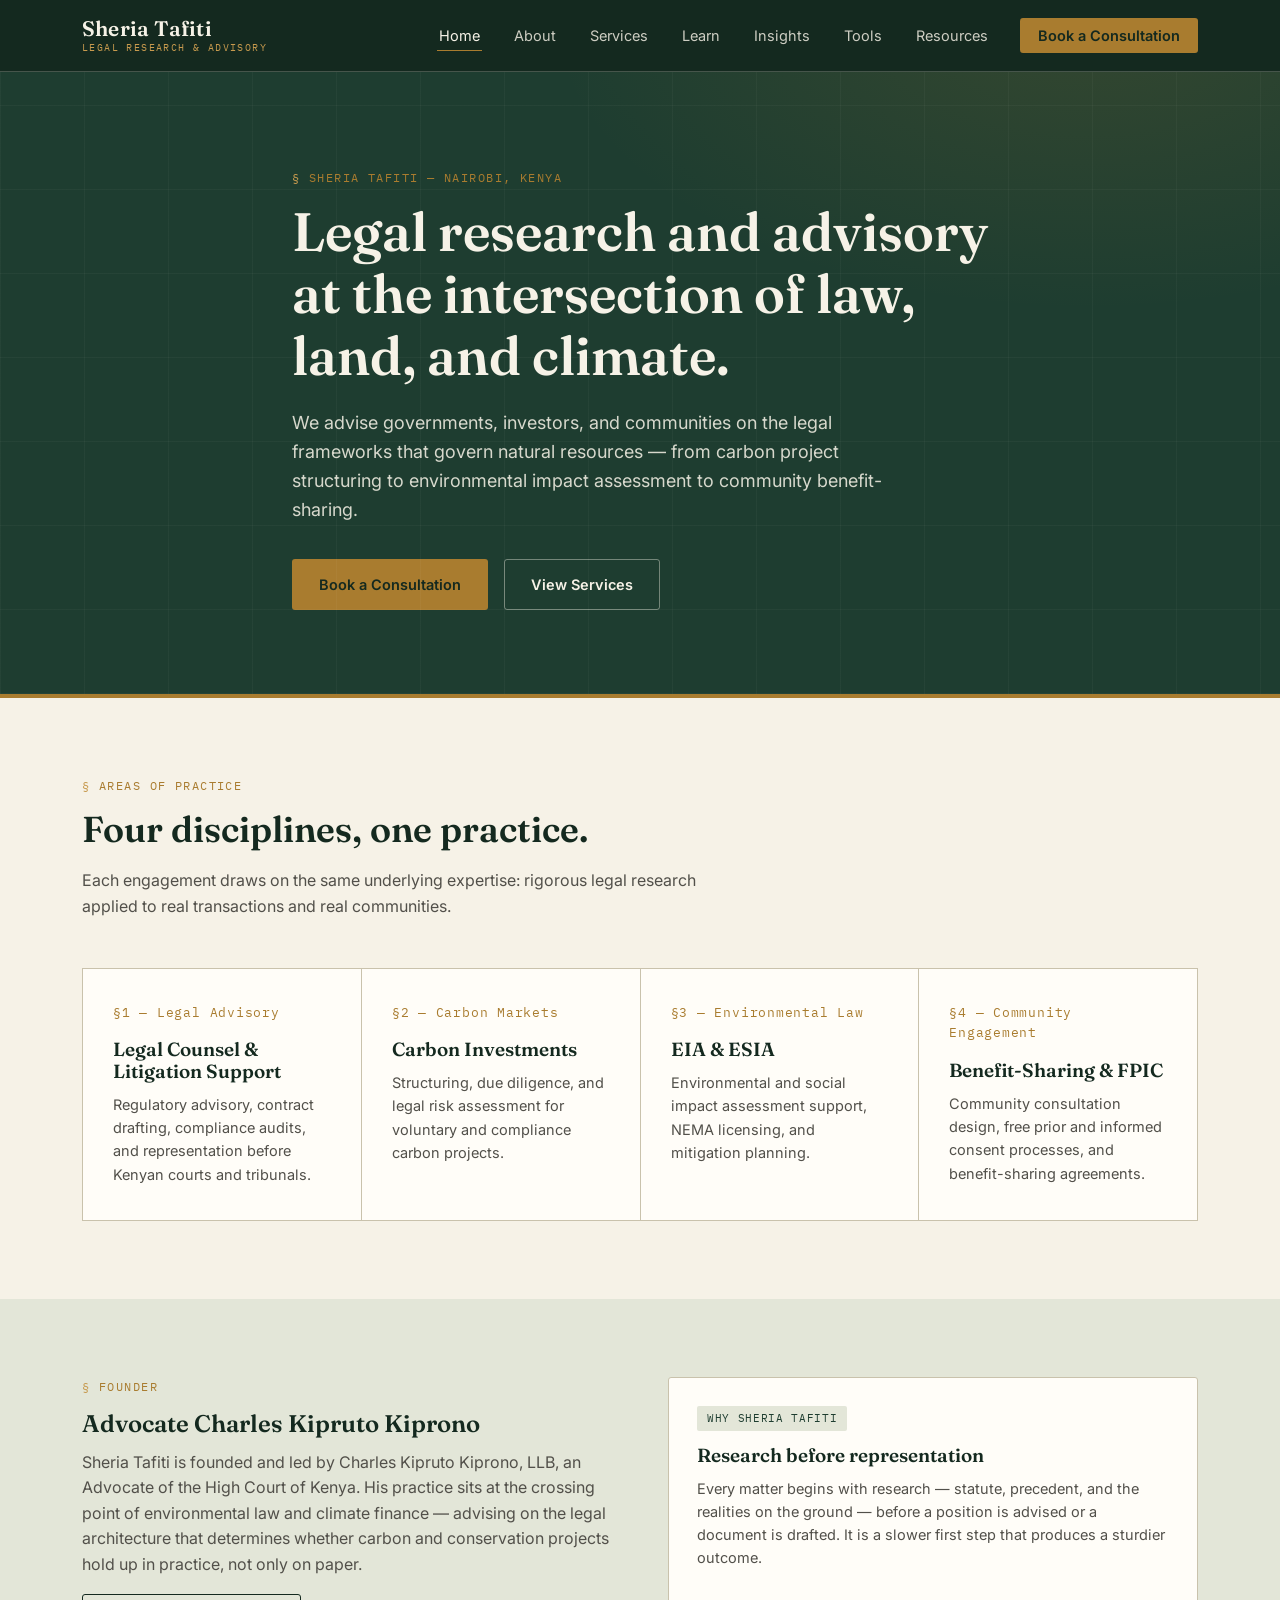
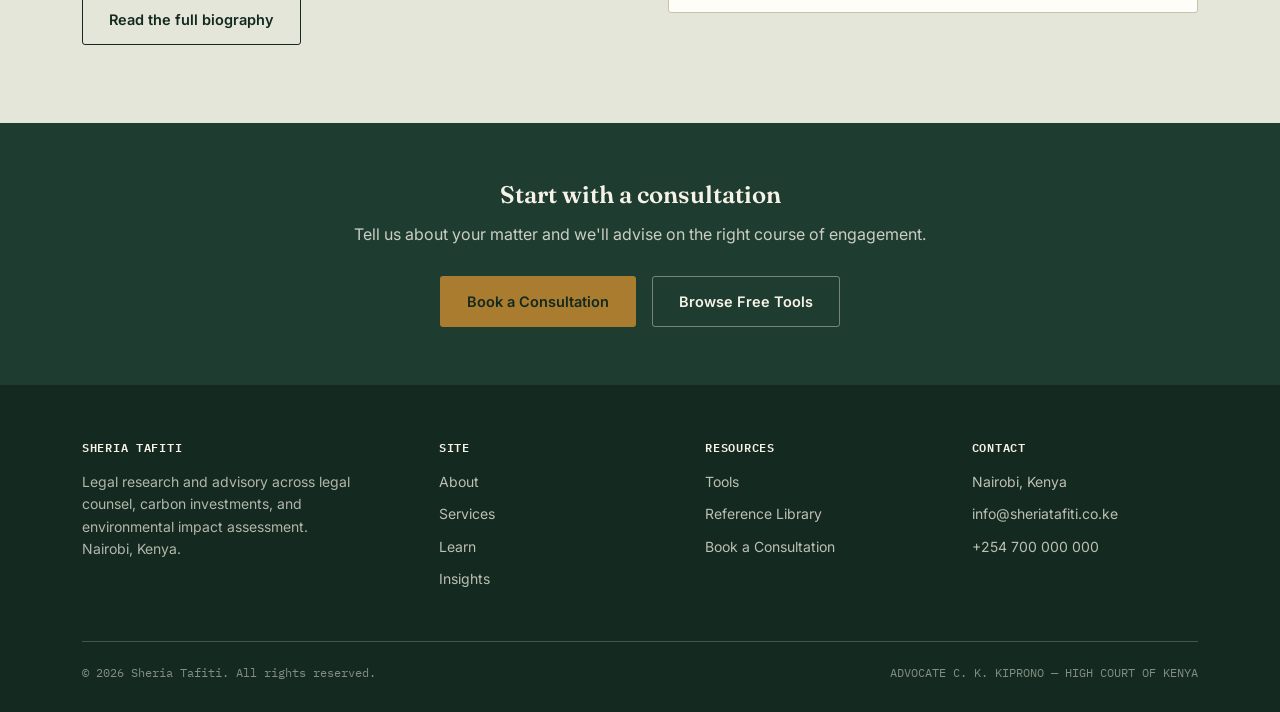
<file: index.html>
<!DOCTYPE html>
<html lang="en">
<head>
<meta charset="UTF-8">
<meta name="viewport" content="width=device-width, initial-scale=1.0">
<title>Sheria Tafiti — Legal Research &amp; Advisory</title>
<meta name="description" content="Sheria Tafiti is a Nairobi-based legal research and advisory practice working across legal counsel, carbon investments, and environmental impact assessment.">
<link rel="stylesheet" href="css/style.css">
</head>
<body>
<a class="skip-link" href="#main">Skip to content</a>

<header class="site-header">
  <div class="nav-wrap">
    <a class="brand" href="index.html">
      <span class="brand-mark">Sheria Tafiti</span>
      <span class="brand-sub">Legal Research &amp; Advisory</span>
    </a>
    <button class="nav-toggle" aria-expanded="false" aria-controls="primary-nav">Menu</button>
    <ul class="nav-links" id="primary-nav">
      <li><a href="index.html" aria-current="page">Home</a></li>
      <li><a href="about.html">About</a></li>
      <li><a href="services.html">Services</a></li>
      <li><a href="learn.html">Learn</a></li>
      <li><a href="insights.html">Insights</a></li>
      <li><a href="tools.html">Tools</a></li>
      <li><a href="resources.html">Resources</a></li>
      <li><a class="nav-cta" href="services.html#consultation">Book a Consultation</a></li>
    </ul>
  </div>
</header>

<main id="main">

  <section class="hero">
    <div class="container hero-inner">
      <span class="eyebrow">Sheria Tafiti — Nairobi, Kenya</span>
      <h1>Legal research and advisory at the intersection of law, land, and climate.</h1>
      <p class="lede">We advise governments, investors, and communities on the legal frameworks that govern natural resources — from carbon project structuring to environmental impact assessment to community benefit-sharing.</p>
      <div class="hero-actions">
        <a class="btn btn-gold" href="services.html#consultation">Book a Consultation</a>
        <a class="btn btn-ghost" href="services.html">View Services</a>
      </div>
    </div>
  </section>

  <section>
    <div class="container">
      <div class="section-head">
        <span class="eyebrow">Areas of Practice</span>
        <h2>Four disciplines, one practice.</h2>
        <p>Each engagement draws on the same underlying expertise: rigorous legal research applied to real transactions and real communities.</p>
      </div>

      <div class="clause-grid">
        <div class="clause">
          <span class="clause-num">§1 — Legal Advisory</span>
          <h3>Legal Counsel &amp; Litigation Support</h3>
          <p>Regulatory advisory, contract drafting, compliance audits, and representation before Kenyan courts and tribunals.</p>
        </div>
        <div class="clause">
          <span class="clause-num">§2 — Carbon Markets</span>
          <h3>Carbon Investments</h3>
          <p>Structuring, due diligence, and legal risk assessment for voluntary and compliance carbon projects.</p>
        </div>
        <div class="clause">
          <span class="clause-num">§3 — Environmental Law</span>
          <h3>EIA &amp; ESIA</h3>
          <p>Environmental and social impact assessment support, NEMA licensing, and mitigation planning.</p>
        </div>
        <div class="clause">
          <span class="clause-num">§4 — Community Engagement</span>
          <h3>Benefit-Sharing &amp; FPIC</h3>
          <p>Community consultation design, free prior and informed consent processes, and benefit-sharing agreements.</p>
        </div>
      </div>
    </div>
  </section>

  <section class="section-sage">
    <div class="container two-col">
      <div>
        <span class="eyebrow">Founder</span>
        <h2>Advocate Charles Kipruto Kiprono</h2>
        <p>Sheria Tafiti is founded and led by Charles Kipruto Kiprono, LLB, an Advocate of the High Court of Kenya. His practice sits at the crossing point of environmental law and climate finance — advising on the legal architecture that determines whether carbon and conservation projects hold up in practice, not only on paper.</p>
        <a class="btn btn-outline" href="about.html">Read the full biography</a>
      </div>
      <div class="card">
        <div class="tag">Why Sheria Tafiti</div>
        <h3>Research before representation</h3>
        <p>Every matter begins with research — statute, precedent, and the realities on the ground — before a position is advised or a document is drafted. It is a slower first step that produces a sturdier outcome.</p>
      </div>
    </div>
  </section>

  <section class="cta-band">
    <div class="container">
      <h2>Start with a consultation</h2>
      <p>Tell us about your matter and we'll advise on the right course of engagement.</p>
      <div class="btn-row">
        <a class="btn btn-gold" href="services.html#consultation">Book a Consultation</a>
        <a class="btn btn-ghost" href="tools.html">Browse Free Tools</a>
      </div>
    </div>
  </section>

</main>

<footer class="site-footer" id="footer-placeholder">
  <div class="container">
    <div class="footer-grid">
      <div>
        <h4>Sheria Tafiti</h4>
        <p style="color:rgba(246,242,231,0.7); font-size:14px; max-width:280px;">Legal research and advisory across legal counsel, carbon investments, and environmental impact assessment. Nairobi, Kenya.</p>
      </div>
      <div>
        <h4>Site</h4>
        <ul>
          <li><a href="about.html">About</a></li>
          <li><a href="services.html">Services</a></li>
          <li><a href="learn.html">Learn</a></li>
          <li><a href="insights.html">Insights</a></li>
        </ul>
      </div>
      <div>
        <h4>Resources</h4>
        <ul>
          <li><a href="tools.html">Tools</a></li>
          <li><a href="resources.html">Reference Library</a></li>
          <li><a href="services.html#consultation">Book a Consultation</a></li>
        </ul>
      </div>
      <div>
        <h4>Contact</h4>
        <ul>
          <li>Nairobi, Kenya</li>
          <li>info@sheriatafiti.co.ke</li>
          <li>+254 700 000 000</li>
        </ul>
      </div>
    </div>
    <div class="footer-bottom">
      <span>&copy; 2026 Sheria Tafiti. All rights reserved.</span>
      <span>ADVOCATE C. K. KIPRONO — HIGH COURT OF KENYA</span>
    </div>
  </div>
</footer>

<script src="js/main.js"></script>
</body>
</html>
</file>
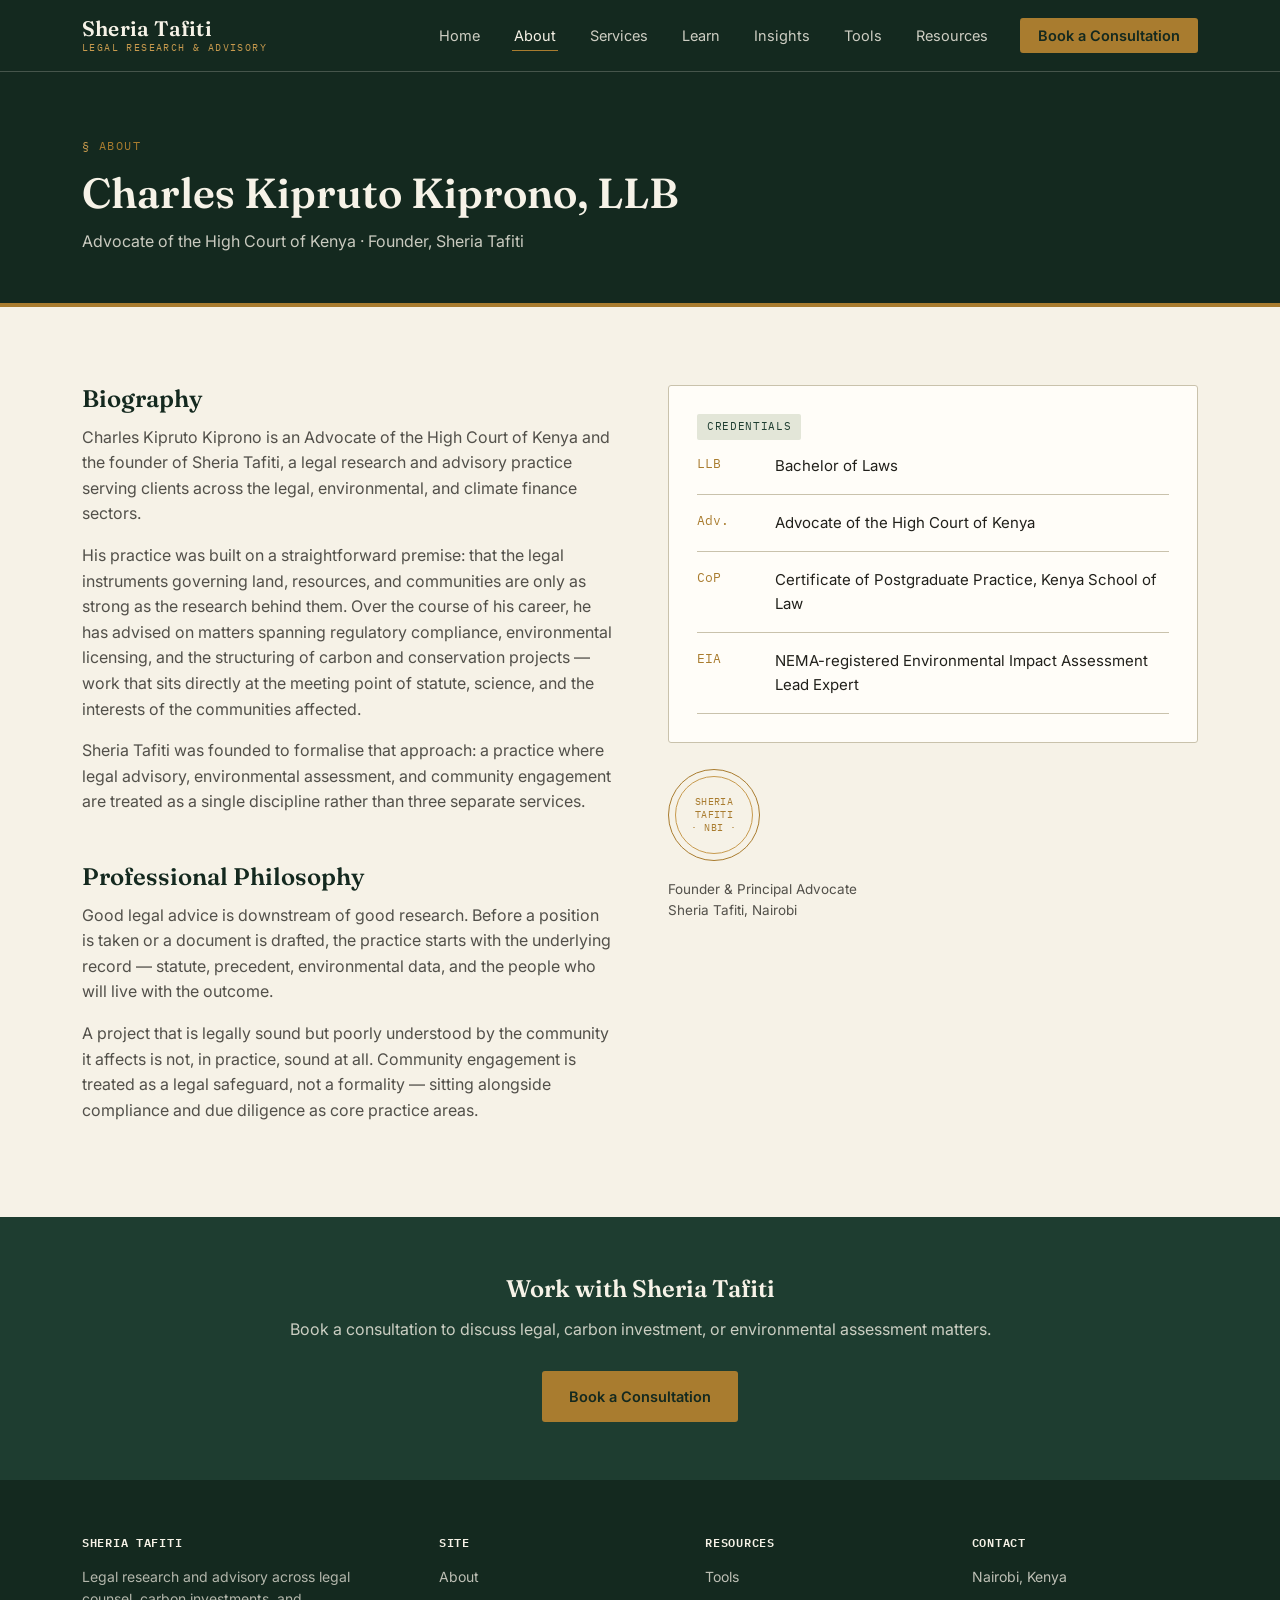
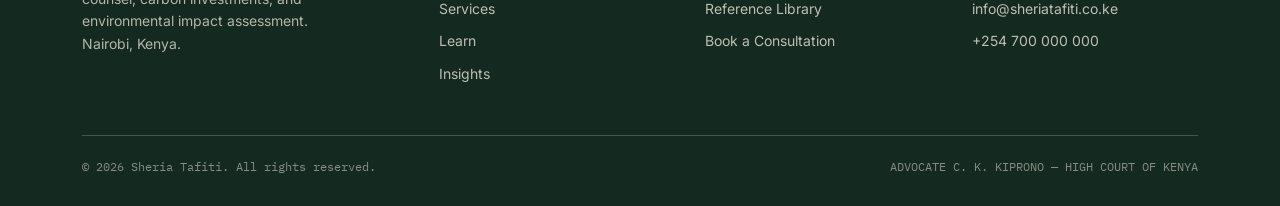
<file: about.html>
<!DOCTYPE html>
<html lang="en">
<head>
<meta charset="UTF-8">
<meta name="viewport" content="width=device-width, initial-scale=1.0">
<title>About — Sheria Tafiti</title>
<meta name="description" content="Biography, credentials, and professional philosophy of Advocate Charles Kipruto Kiprono, founder of Sheria Tafiti.">
<link rel="stylesheet" href="css/style.css">
</head>
<body>
<a class="skip-link" href="#main">Skip to content</a>

<header class="site-header">
  <div class="nav-wrap">
    <a class="brand" href="index.html">
      <span class="brand-mark">Sheria Tafiti</span>
      <span class="brand-sub">Legal Research &amp; Advisory</span>
    </a>
    <button class="nav-toggle" aria-expanded="false" aria-controls="primary-nav">Menu</button>
    <ul class="nav-links" id="primary-nav">
      <li><a href="index.html">Home</a></li>
      <li><a href="about.html" aria-current="page">About</a></li>
      <li><a href="services.html">Services</a></li>
      <li><a href="learn.html">Learn</a></li>
      <li><a href="insights.html">Insights</a></li>
      <li><a href="tools.html">Tools</a></li>
      <li><a href="resources.html">Resources</a></li>
      <li><a class="nav-cta" href="services.html#consultation">Book a Consultation</a></li>
    </ul>
  </div>
</header>

<main id="main">

  <div class="page-header">
    <div class="container">
      <span class="eyebrow">About</span>
      <h1>Charles Kipruto Kiprono, LLB</h1>
      <p>Advocate of the High Court of Kenya · Founder, Sheria Tafiti</p>
    </div>
  </div>

  <section>
    <div class="container two-col">
      <div>
        <h2>Biography</h2>
        <p>Charles Kipruto Kiprono is an Advocate of the High Court of Kenya and the founder of Sheria Tafiti, a legal research and advisory practice serving clients across the legal, environmental, and climate finance sectors.</p>
        <p>His practice was built on a straightforward premise: that the legal instruments governing land, resources, and communities are only as strong as the research behind them. Over the course of his career, he has advised on matters spanning regulatory compliance, environmental licensing, and the structuring of carbon and conservation projects — work that sits directly at the meeting point of statute, science, and the interests of the communities affected.</p>
        <p>Sheria Tafiti was founded to formalise that approach: a practice where legal advisory, environmental assessment, and community engagement are treated as a single discipline rather than three separate services.</p>

        <h2 style="margin-top:48px;">Professional Philosophy</h2>
        <p>Good legal advice is downstream of good research. Before a position is taken or a document is drafted, the practice starts with the underlying record — statute, precedent, environmental data, and the people who will live with the outcome.</p>
        <p>A project that is legally sound but poorly understood by the community it affects is not, in practice, sound at all. Community engagement is treated as a legal safeguard, not a formality — sitting alongside compliance and due diligence as core practice areas.</p>
      </div>

      <aside>
        <div class="card" style="margin-bottom:26px;">
          <div class="tag">Credentials</div>
          <ul class="cred-list">
            <li><span class="cred-year">LLB</span><span>Bachelor of Laws</span></li>
            <li><span class="cred-year">Adv.</span><span>Advocate of the High Court of Kenya</span></li>
            <li><span class="cred-year">CoP</span><span>Certificate of Postgraduate Practice, Kenya School of Law</span></li>
            <li><span class="cred-year">EIA</span><span>NEMA-registered Environmental Impact Assessment Lead Expert</span></li>
          </ul>
        </div>
        <div class="seal" style="margin-bottom: 18px;">
          <span class="seal-text">SHERIA<br>TAFITI<br>· NBI ·</span>
        </div>
        <p style="font-size:13.5px;">Founder &amp; Principal Advocate<br>Sheria Tafiti, Nairobi</p>
      </aside>
    </div>
  </section>

  <section class="cta-band">
    <div class="container">
      <h2>Work with Sheria Tafiti</h2>
      <p>Book a consultation to discuss legal, carbon investment, or environmental assessment matters.</p>
      <div class="btn-row">
        <a class="btn btn-gold" href="services.html#consultation">Book a Consultation</a>
      </div>
    </div>
  </section>

</main>

<footer class="site-footer">
  <div class="container">
    <div class="footer-grid">
      <div>
        <h4>Sheria Tafiti</h4>
        <p style="color:rgba(246,242,231,0.7); font-size:14px; max-width:280px;">Legal research and advisory across legal counsel, carbon investments, and environmental impact assessment. Nairobi, Kenya.</p>
      </div>
      <div>
        <h4>Site</h4>
        <ul>
          <li><a href="about.html">About</a></li>
          <li><a href="services.html">Services</a></li>
          <li><a href="learn.html">Learn</a></li>
          <li><a href="insights.html">Insights</a></li>
        </ul>
      </div>
      <div>
        <h4>Resources</h4>
        <ul>
          <li><a href="tools.html">Tools</a></li>
          <li><a href="resources.html">Reference Library</a></li>
          <li><a href="services.html#consultation">Book a Consultation</a></li>
        </ul>
      </div>
      <div>
        <h4>Contact</h4>
        <ul>
          <li>Nairobi, Kenya</li>
          <li>info@sheriatafiti.co.ke</li>
          <li>+254 700 000 000</li>
        </ul>
      </div>
    </div>
    <div class="footer-bottom">
      <span>&copy; 2026 Sheria Tafiti. All rights reserved.</span>
      <span>ADVOCATE C. K. KIPRONO — HIGH COURT OF KENYA</span>
    </div>
  </div>
</footer>

<script src="js/main.js"></script>
</body>
</html>
</file>
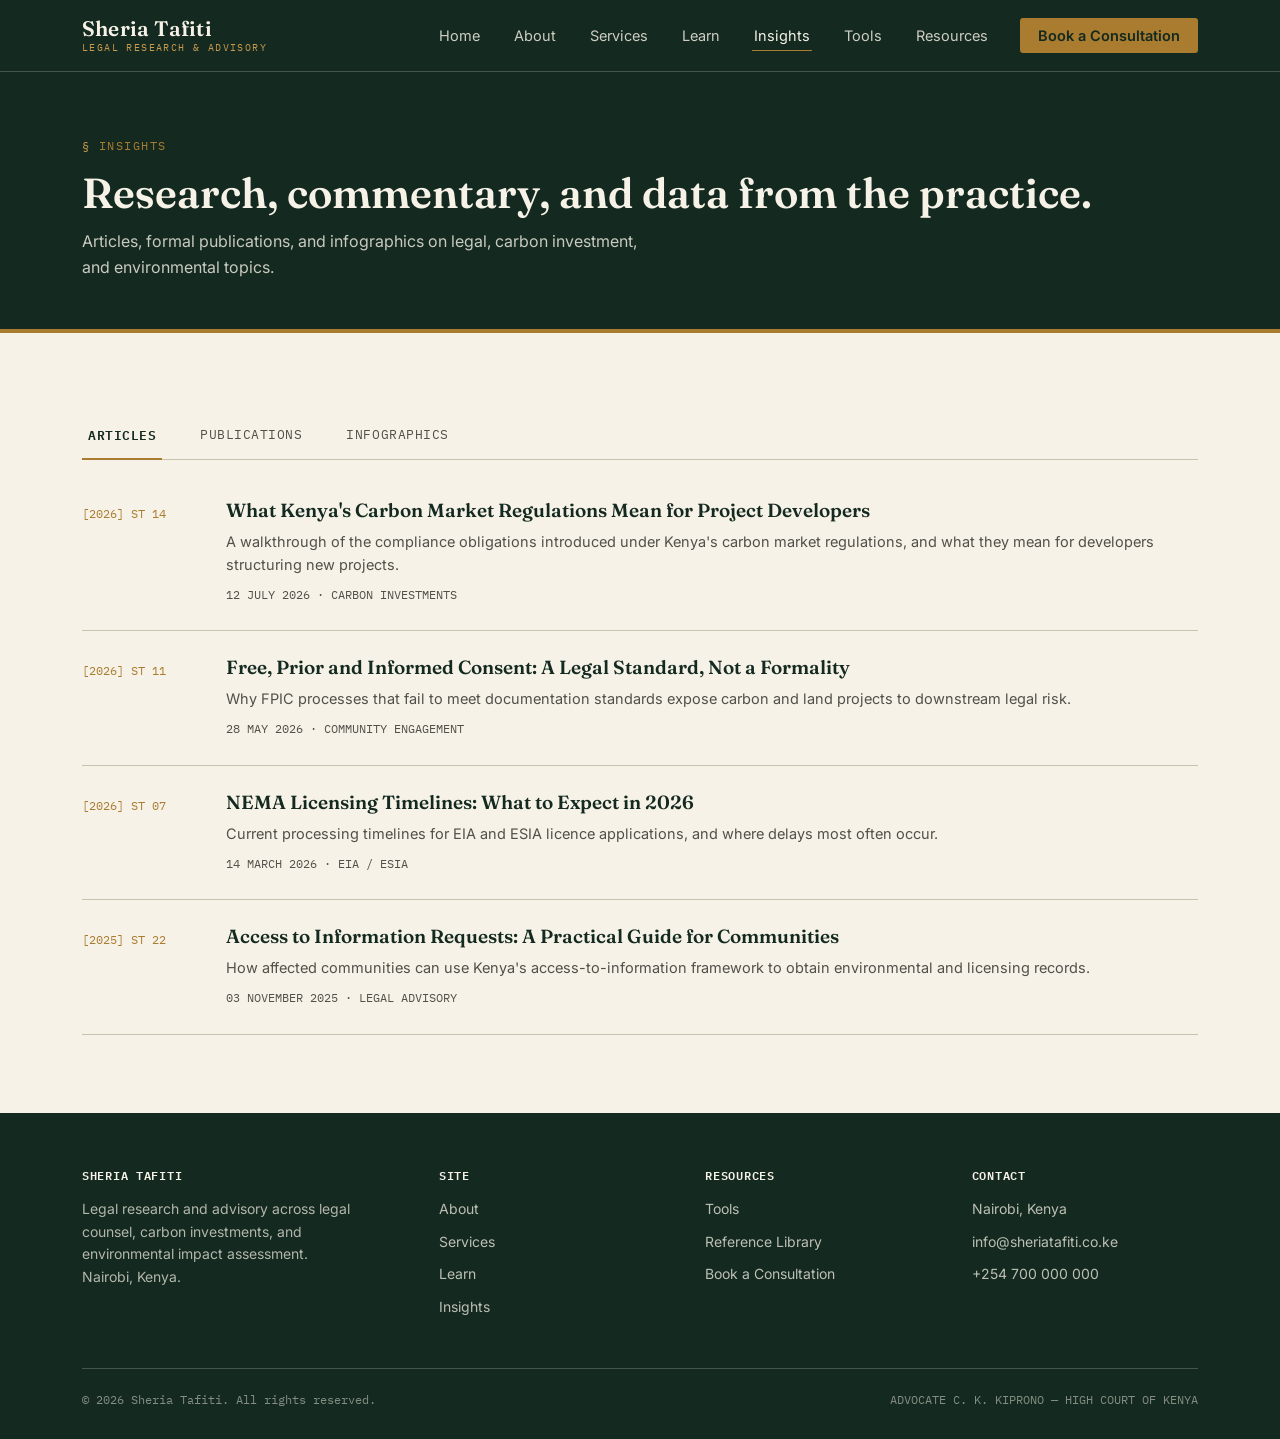
<file: insights.html>
<!DOCTYPE html>
<html lang="en">
<head>
<meta charset="UTF-8">
<meta name="viewport" content="width=device-width, initial-scale=1.0">
<title>Insights — Sheria Tafiti</title>
<meta name="description" content="Articles, publications, and infographics from Sheria Tafiti on legal, carbon investment, and environmental topics.">
<link rel="stylesheet" href="css/style.css">
</head>
<body>
<a class="skip-link" href="#main">Skip to content</a>

<header class="site-header">
  <div class="nav-wrap">
    <a class="brand" href="index.html">
      <span class="brand-mark">Sheria Tafiti</span>
      <span class="brand-sub">Legal Research &amp; Advisory</span>
    </a>
    <button class="nav-toggle" aria-expanded="false" aria-controls="primary-nav">Menu</button>
    <ul class="nav-links" id="primary-nav">
      <li><a href="index.html">Home</a></li>
      <li><a href="about.html">About</a></li>
      <li><a href="services.html">Services</a></li>
      <li><a href="learn.html">Learn</a></li>
      <li><a href="insights.html" aria-current="page">Insights</a></li>
      <li><a href="tools.html">Tools</a></li>
      <li><a href="resources.html">Resources</a></li>
      <li><a class="nav-cta" href="services.html#consultation">Book a Consultation</a></li>
    </ul>
  </div>
</header>

<main id="main">

  <div class="page-header">
    <div class="container">
      <span class="eyebrow">Insights</span>
      <h1>Research, commentary, and data from the practice.</h1>
      <p>Articles, formal publications, and infographics on legal, carbon investment, and environmental topics.</p>
    </div>
  </div>

  <section>
    <div class="container" data-tab-group>

      <div class="tabs" role="tablist" aria-label="Insights categories">
        <button class="tab-btn" role="tab" id="tab-articles" aria-selected="true" aria-controls="panel-articles" data-tab-target="panel-articles">Articles</button>
        <button class="tab-btn" role="tab" id="tab-publications" aria-selected="false" aria-controls="panel-publications" data-tab-target="panel-publications">Publications</button>
        <button class="tab-btn" role="tab" id="tab-infographics" aria-selected="false" aria-controls="panel-infographics" data-tab-target="panel-infographics">Infographics</button>
      </div>

      <!-- Articles -->
      <div class="tab-panel is-active" id="panel-articles" role="tabpanel" aria-labelledby="tab-articles">
        <div class="article-row">
          <div class="article-cite">[2026] ST 14</div>
          <div>
            <h3>What Kenya's Carbon Market Regulations Mean for Project Developers</h3>
            <p>A walkthrough of the compliance obligations introduced under Kenya's carbon market regulations, and what they mean for developers structuring new projects.</p>
            <div class="meta">12 JULY 2026 · CARBON INVESTMENTS</div>
          </div>
        </div>
        <div class="article-row">
          <div class="article-cite">[2026] ST 11</div>
          <div>
            <h3>Free, Prior and Informed Consent: A Legal Standard, Not a Formality</h3>
            <p>Why FPIC processes that fail to meet documentation standards expose carbon and land projects to downstream legal risk.</p>
            <div class="meta">28 MAY 2026 · COMMUNITY ENGAGEMENT</div>
          </div>
        </div>
        <div class="article-row">
          <div class="article-cite">[2026] ST 07</div>
          <div>
            <h3>NEMA Licensing Timelines: What to Expect in 2026</h3>
            <p>Current processing timelines for EIA and ESIA licence applications, and where delays most often occur.</p>
            <div class="meta">14 MARCH 2026 · EIA / ESIA</div>
          </div>
        </div>
        <div class="article-row">
          <div class="article-cite">[2025] ST 22</div>
          <div>
            <h3>Access to Information Requests: A Practical Guide for Communities</h3>
            <p>How affected communities can use Kenya's access-to-information framework to obtain environmental and licensing records.</p>
            <div class="meta">03 NOVEMBER 2025 · LEGAL ADVISORY</div>
          </div>
        </div>
      </div>

      <!-- Publications -->
      <div class="tab-panel" id="panel-publications" role="tabpanel" aria-labelledby="tab-publications" hidden>
        <div class="article-row">
          <div class="article-cite">ST/PB/2026-03</div>
          <div>
            <h3>Legal Risk in Voluntary Carbon Projects: A Due Diligence Framework</h3>
            <p>A formal working paper setting out a due diligence framework for legal risk assessment in voluntary carbon offset transactions.</p>
            <div class="meta">JUNE 2026 · 38 PAGES</div>
          </div>
        </div>
        <div class="article-row">
          <div class="article-cite">ST/PB/2026-01</div>
          <div>
            <h3>Benefit-Sharing Models for Community-Based Carbon Projects in East Africa</h3>
            <p>A comparative review of benefit-sharing structures used across East African carbon and conservation projects.</p>
            <div class="meta">FEBRUARY 2026 · 45 PAGES</div>
          </div>
        </div>
        <div class="article-row">
          <div class="article-cite">ST/PB/2025-04</div>
          <div>
            <h3>Environmental Licensing in Kenya: A Practitioner's Reference</h3>
            <p>A reference publication summarising the statutory and procedural requirements for environmental licensing under Kenyan law.</p>
            <div class="meta">SEPTEMBER 2025 · 52 PAGES</div>
          </div>
        </div>
      </div>

      <!-- Infographics -->
      <div class="tab-panel" id="panel-infographics" role="tabpanel" aria-labelledby="tab-infographics" hidden>
        <div class="card-grid">
          <div class="card">
            <div class="tag">Infographic</div>
            <h3>The EIA/ESIA Process, Step by Step</h3>
            <p>A visual walkthrough of Kenya's environmental impact assessment process from scoping to licence issuance.</p>
          </div>
          <div class="card">
            <div class="tag">Infographic</div>
            <h3>Carbon Project Lifecycle: Legal Touchpoints</h3>
            <p>Where legal review and documentation intersect with each stage of a carbon project's development.</p>
          </div>
          <div class="card">
            <div class="tag">Infographic</div>
            <h3>Anatomy of a Benefit-Sharing Agreement</h3>
            <p>The core components a legally sound benefit-sharing agreement should include.</p>
          </div>
        </div>
      </div>

    </div>
  </section>

</main>

<footer class="site-footer">
  <div class="container">
    <div class="footer-grid">
      <div>
        <h4>Sheria Tafiti</h4>
        <p style="color:rgba(246,242,231,0.7); font-size:14px; max-width:280px;">Legal research and advisory across legal counsel, carbon investments, and environmental impact assessment. Nairobi, Kenya.</p>
      </div>
      <div>
        <h4>Site</h4>
        <ul>
          <li><a href="about.html">About</a></li>
          <li><a href="services.html">Services</a></li>
          <li><a href="learn.html">Learn</a></li>
          <li><a href="insights.html">Insights</a></li>
        </ul>
      </div>
      <div>
        <h4>Resources</h4>
        <ul>
          <li><a href="tools.html">Tools</a></li>
          <li><a href="resources.html">Reference Library</a></li>
          <li><a href="services.html#consultation">Book a Consultation</a></li>
        </ul>
      </div>
      <div>
        <h4>Contact</h4>
        <ul>
          <li>Nairobi, Kenya</li>
          <li>info@sheriatafiti.co.ke</li>
          <li>+254 700 000 000</li>
        </ul>
      </div>
    </div>
    <div class="footer-bottom">
      <span>&copy; 2026 Sheria Tafiti. All rights reserved.</span>
      <span>ADVOCATE C. K. KIPRONO — HIGH COURT OF KENYA</span>
    </div>
  </div>
</footer>

<script src="js/main.js"></script>
</body>
</html>
</file>
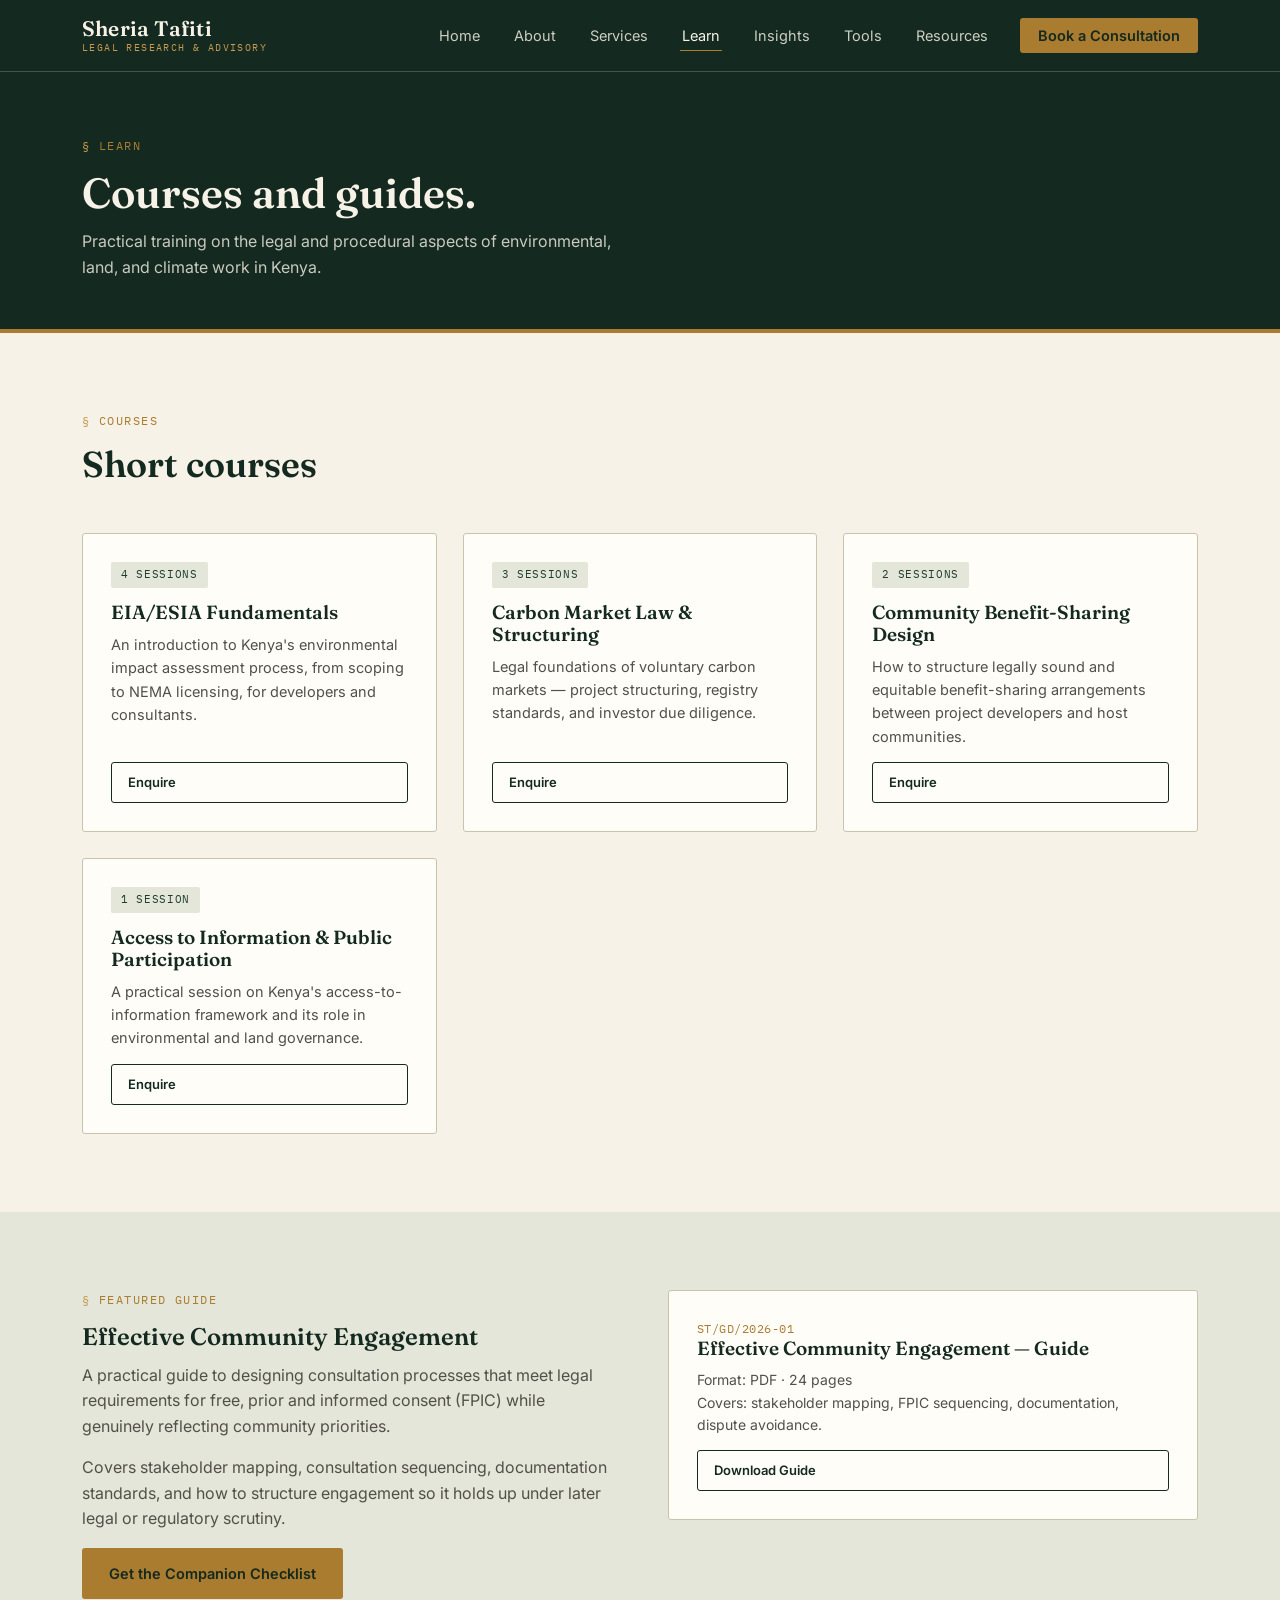
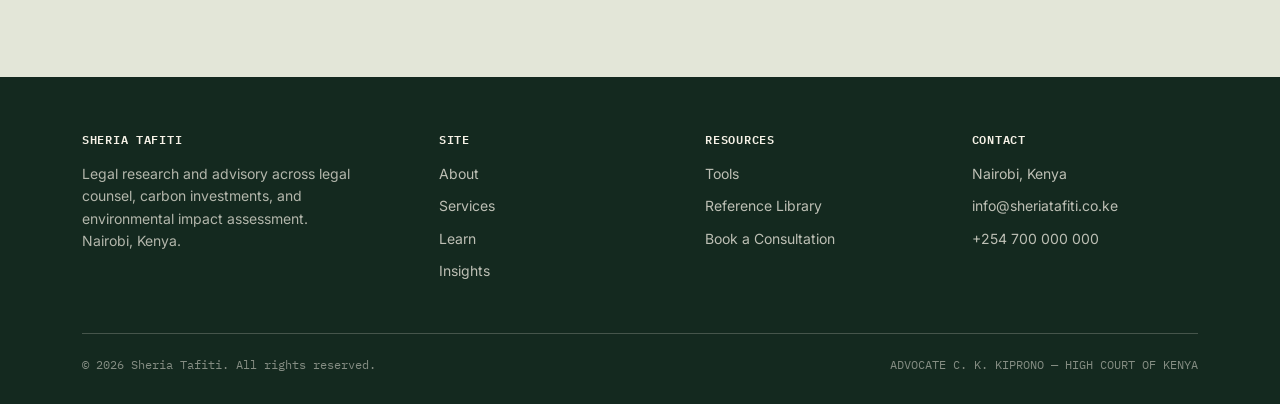
<file: learn.html>
<!DOCTYPE html>
<html lang="en">
<head>
<meta charset="UTF-8">
<meta name="viewport" content="width=device-width, initial-scale=1.0">
<title>Learn — Sheria Tafiti</title>
<meta name="description" content="Courses and guides from Sheria Tafiti, including the Effective Community Engagement guide.">
<link rel="stylesheet" href="css/style.css">
</head>
<body>
<a class="skip-link" href="#main">Skip to content</a>

<header class="site-header">
  <div class="nav-wrap">
    <a class="brand" href="index.html">
      <span class="brand-mark">Sheria Tafiti</span>
      <span class="brand-sub">Legal Research &amp; Advisory</span>
    </a>
    <button class="nav-toggle" aria-expanded="false" aria-controls="primary-nav">Menu</button>
    <ul class="nav-links" id="primary-nav">
      <li><a href="index.html">Home</a></li>
      <li><a href="about.html">About</a></li>
      <li><a href="services.html">Services</a></li>
      <li><a href="learn.html" aria-current="page">Learn</a></li>
      <li><a href="insights.html">Insights</a></li>
      <li><a href="tools.html">Tools</a></li>
      <li><a href="resources.html">Resources</a></li>
      <li><a class="nav-cta" href="services.html#consultation">Book a Consultation</a></li>
    </ul>
  </div>
</header>

<main id="main">

  <div class="page-header">
    <div class="container">
      <span class="eyebrow">Learn</span>
      <h1>Courses and guides.</h1>
      <p>Practical training on the legal and procedural aspects of environmental, land, and climate work in Kenya.</p>
    </div>
  </div>

  <section>
    <div class="container">
      <div class="section-head">
        <span class="eyebrow">Courses</span>
        <h2>Short courses</h2>
      </div>
      <div class="card-grid">
        <div class="card">
          <div class="tag">4 sessions</div>
          <h3>EIA/ESIA Fundamentals</h3>
          <p>An introduction to Kenya's environmental impact assessment process, from scoping to NEMA licensing, for developers and consultants.</p>
          <a class="btn btn-outline btn-sm" href="services.html#consultation">Enquire</a>
        </div>
        <div class="card">
          <div class="tag">3 sessions</div>
          <h3>Carbon Market Law &amp; Structuring</h3>
          <p>Legal foundations of voluntary carbon markets — project structuring, registry standards, and investor due diligence.</p>
          <a class="btn btn-outline btn-sm" href="services.html#consultation">Enquire</a>
        </div>
        <div class="card">
          <div class="tag">2 sessions</div>
          <h3>Community Benefit-Sharing Design</h3>
          <p>How to structure legally sound and equitable benefit-sharing arrangements between project developers and host communities.</p>
          <a class="btn btn-outline btn-sm" href="services.html#consultation">Enquire</a>
        </div>
        <div class="card">
          <div class="tag">1 session</div>
          <h3>Access to Information &amp; Public Participation</h3>
          <p>A practical session on Kenya's access-to-information framework and its role in environmental and land governance.</p>
          <a class="btn btn-outline btn-sm" href="services.html#consultation">Enquire</a>
        </div>
      </div>
    </div>
  </section>

  <section class="section-sage">
    <div class="container two-col">
      <div>
        <span class="eyebrow">Featured Guide</span>
        <h2>Effective Community Engagement</h2>
        <p>A practical guide to designing consultation processes that meet legal requirements for free, prior and informed consent (FPIC) while genuinely reflecting community priorities.</p>
        <p>Covers stakeholder mapping, consultation sequencing, documentation standards, and how to structure engagement so it holds up under later legal or regulatory scrutiny.</p>
        <a class="btn btn-gold" href="tools.html">Get the Companion Checklist</a>
      </div>
      <div class="card">
        <div class="file-ref">ST/GD/2026-01</div>
        <h3>Effective Community Engagement — Guide</h3>
        <p style="font-size:14px;">Format: PDF · 24 pages<br>Covers: stakeholder mapping, FPIC sequencing, documentation, dispute avoidance.</p>
        <a class="btn btn-outline btn-sm" href="#" download>Download Guide</a>
      </div>
    </div>
  </section>

</main>

<footer class="site-footer">
  <div class="container">
    <div class="footer-grid">
      <div>
        <h4>Sheria Tafiti</h4>
        <p style="color:rgba(246,242,231,0.7); font-size:14px; max-width:280px;">Legal research and advisory across legal counsel, carbon investments, and environmental impact assessment. Nairobi, Kenya.</p>
      </div>
      <div>
        <h4>Site</h4>
        <ul>
          <li><a href="about.html">About</a></li>
          <li><a href="services.html">Services</a></li>
          <li><a href="learn.html">Learn</a></li>
          <li><a href="insights.html">Insights</a></li>
        </ul>
      </div>
      <div>
        <h4>Resources</h4>
        <ul>
          <li><a href="tools.html">Tools</a></li>
          <li><a href="resources.html">Reference Library</a></li>
          <li><a href="services.html#consultation">Book a Consultation</a></li>
        </ul>
      </div>
      <div>
        <h4>Contact</h4>
        <ul>
          <li>Nairobi, Kenya</li>
          <li>info@sheriatafiti.co.ke</li>
          <li>+254 700 000 000</li>
        </ul>
      </div>
    </div>
    <div class="footer-bottom">
      <span>&copy; 2026 Sheria Tafiti. All rights reserved.</span>
      <span>ADVOCATE C. K. KIPRONO — HIGH COURT OF KENYA</span>
    </div>
  </div>
</footer>

<script src="js/main.js"></script>
</body>
</html>
</file>
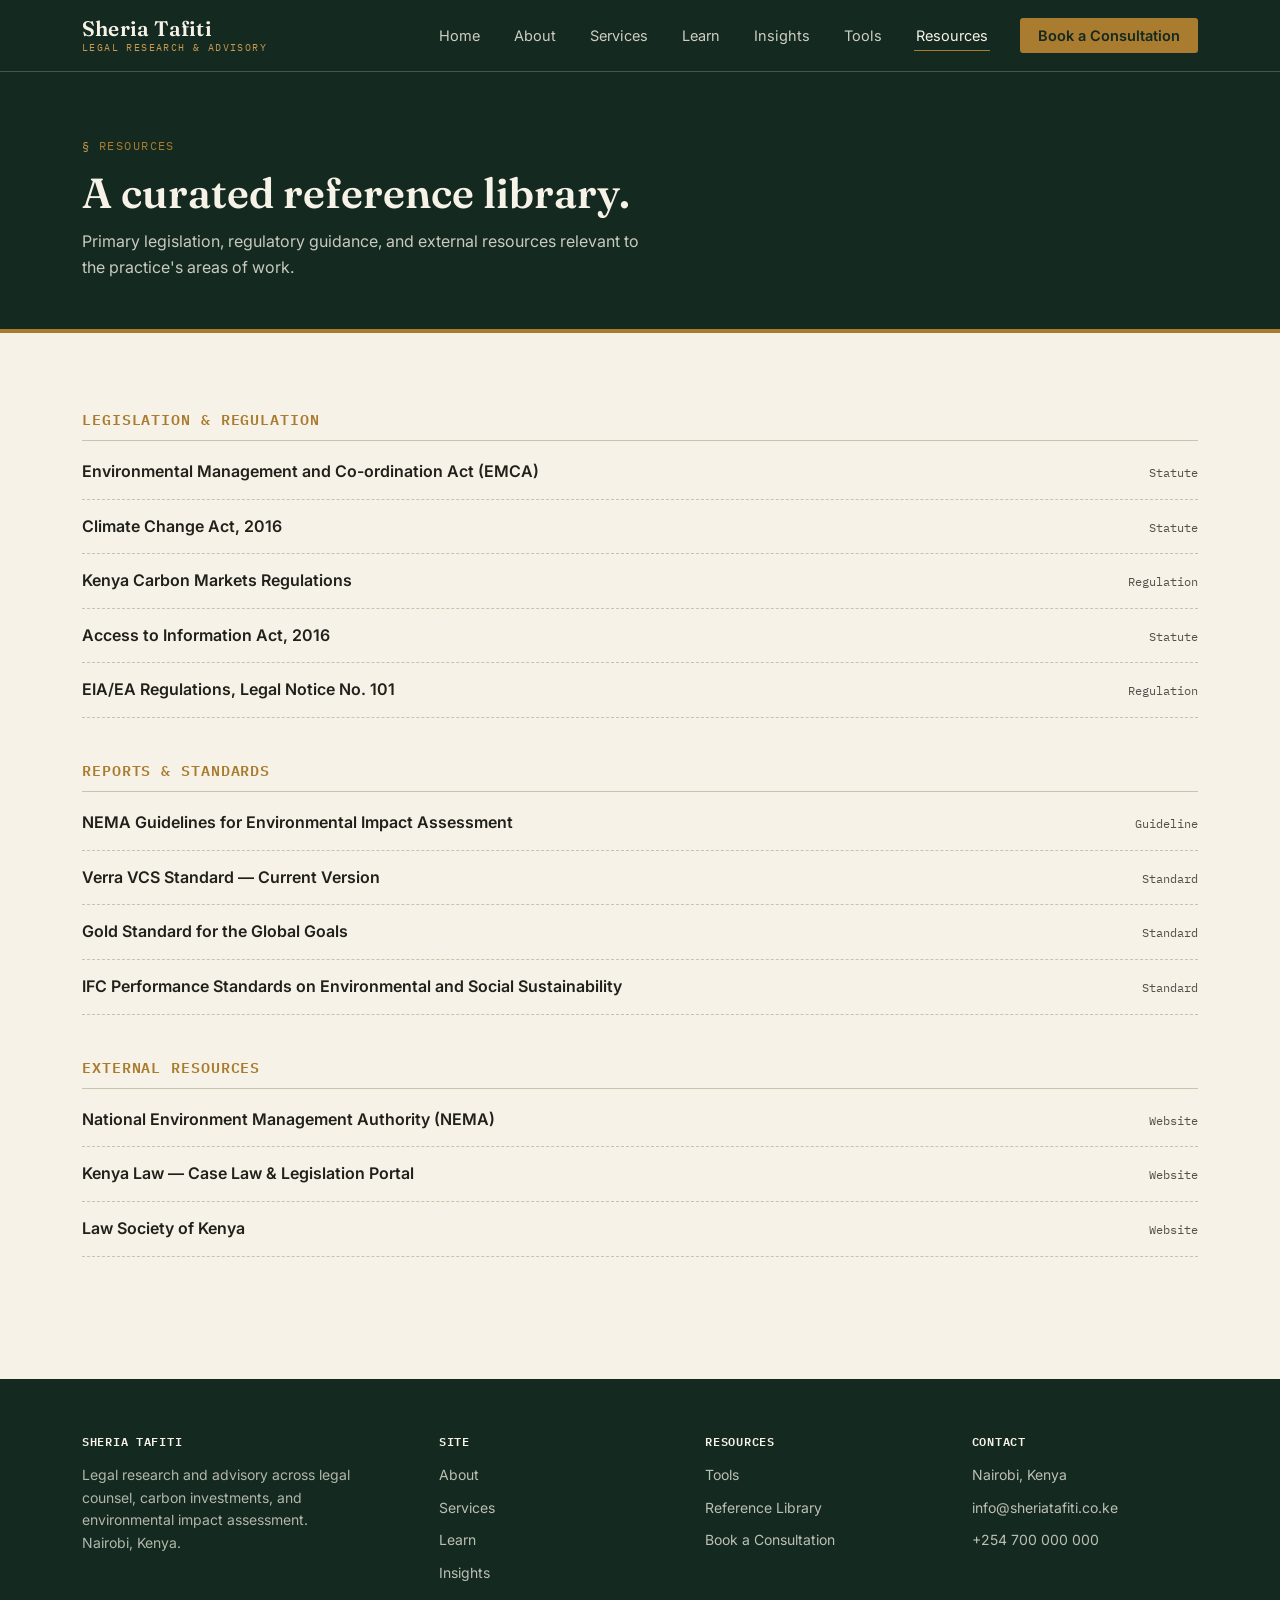
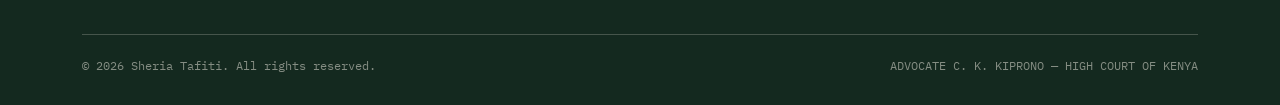
<file: resources.html>
<!DOCTYPE html>
<html lang="en">
<head>
<meta charset="UTF-8">
<meta name="viewport" content="width=device-width, initial-scale=1.0">
<title>Resources — Sheria Tafiti</title>
<meta name="description" content="A curated reference library of legislation, reports, and external resources on legal, carbon, and environmental topics.">
<link rel="stylesheet" href="css/style.css">
</head>
<body>
<a class="skip-link" href="#main">Skip to content</a>

<header class="site-header">
  <div class="nav-wrap">
    <a class="brand" href="index.html">
      <span class="brand-mark">Sheria Tafiti</span>
      <span class="brand-sub">Legal Research &amp; Advisory</span>
    </a>
    <button class="nav-toggle" aria-expanded="false" aria-controls="primary-nav">Menu</button>
    <ul class="nav-links" id="primary-nav">
      <li><a href="index.html">Home</a></li>
      <li><a href="about.html">About</a></li>
      <li><a href="services.html">Services</a></li>
      <li><a href="learn.html">Learn</a></li>
      <li><a href="insights.html">Insights</a></li>
      <li><a href="tools.html">Tools</a></li>
      <li><a href="resources.html" aria-current="page">Resources</a></li>
      <li><a class="nav-cta" href="services.html#consultation">Book a Consultation</a></li>
    </ul>
  </div>
</header>

<main id="main">

  <div class="page-header">
    <div class="container">
      <span class="eyebrow">Resources</span>
      <h1>A curated reference library.</h1>
      <p>Primary legislation, regulatory guidance, and external resources relevant to the practice's areas of work.</p>
    </div>
  </div>

  <section>
    <div class="container">

      <div class="resource-group">
        <h3>Legislation &amp; Regulation</h3>
        <a class="resource-item" href="#">
          <span class="resource-title">Environmental Management and Co-ordination Act (EMCA)</span>
          <span class="resource-type">Statute</span>
        </a>
        <a class="resource-item" href="#">
          <span class="resource-title">Climate Change Act, 2016</span>
          <span class="resource-type">Statute</span>
        </a>
        <a class="resource-item" href="#">
          <span class="resource-title">Kenya Carbon Markets Regulations</span>
          <span class="resource-type">Regulation</span>
        </a>
        <a class="resource-item" href="#">
          <span class="resource-title">Access to Information Act, 2016</span>
          <span class="resource-type">Statute</span>
        </a>
        <a class="resource-item" href="#">
          <span class="resource-title">EIA/EA Regulations, Legal Notice No. 101</span>
          <span class="resource-type">Regulation</span>
        </a>
      </div>

      <div class="resource-group">
        <h3>Reports &amp; Standards</h3>
        <a class="resource-item" href="#">
          <span class="resource-title">NEMA Guidelines for Environmental Impact Assessment</span>
          <span class="resource-type">Guideline</span>
        </a>
        <a class="resource-item" href="#">
          <span class="resource-title">Verra VCS Standard — Current Version</span>
          <span class="resource-type">Standard</span>
        </a>
        <a class="resource-item" href="#">
          <span class="resource-title">Gold Standard for the Global Goals</span>
          <span class="resource-type">Standard</span>
        </a>
        <a class="resource-item" href="#">
          <span class="resource-title">IFC Performance Standards on Environmental and Social Sustainability</span>
          <span class="resource-type">Standard</span>
        </a>
      </div>

      <div class="resource-group">
        <h3>External Resources</h3>
        <a class="resource-item" href="#">
          <span class="resource-title">National Environment Management Authority (NEMA)</span>
          <span class="resource-type">Website</span>
        </a>
        <a class="resource-item" href="#">
          <span class="resource-title">Kenya Law — Case Law &amp; Legislation Portal</span>
          <span class="resource-type">Website</span>
        </a>
        <a class="resource-item" href="#">
          <span class="resource-title">Law Society of Kenya</span>
          <span class="resource-type">Website</span>
        </a>
      </div>

    </div>
  </section>

</main>

<footer class="site-footer">
  <div class="container">
    <div class="footer-grid">
      <div>
        <h4>Sheria Tafiti</h4>
        <p style="color:rgba(246,242,231,0.7); font-size:14px; max-width:280px;">Legal research and advisory across legal counsel, carbon investments, and environmental impact assessment. Nairobi, Kenya.</p>
      </div>
      <div>
        <h4>Site</h4>
        <ul>
          <li><a href="about.html">About</a></li>
          <li><a href="services.html">Services</a></li>
          <li><a href="learn.html">Learn</a></li>
          <li><a href="insights.html">Insights</a></li>
        </ul>
      </div>
      <div>
        <h4>Resources</h4>
        <ul>
          <li><a href="tools.html">Tools</a></li>
          <li><a href="resources.html">Reference Library</a></li>
          <li><a href="services.html#consultation">Book a Consultation</a></li>
        </ul>
      </div>
      <div>
        <h4>Contact</h4>
        <ul>
          <li>Nairobi, Kenya</li>
          <li>info@sheriatafiti.co.ke</li>
          <li>+254 700 000 000</li>
        </ul>
      </div>
    </div>
    <div class="footer-bottom">
      <span>&copy; 2026 Sheria Tafiti. All rights reserved.</span>
      <span>ADVOCATE C. K. KIPRONO — HIGH COURT OF KENYA</span>
    </div>
  </div>
</footer>

<script src="js/main.js"></script>
</body>
</html>
</file>
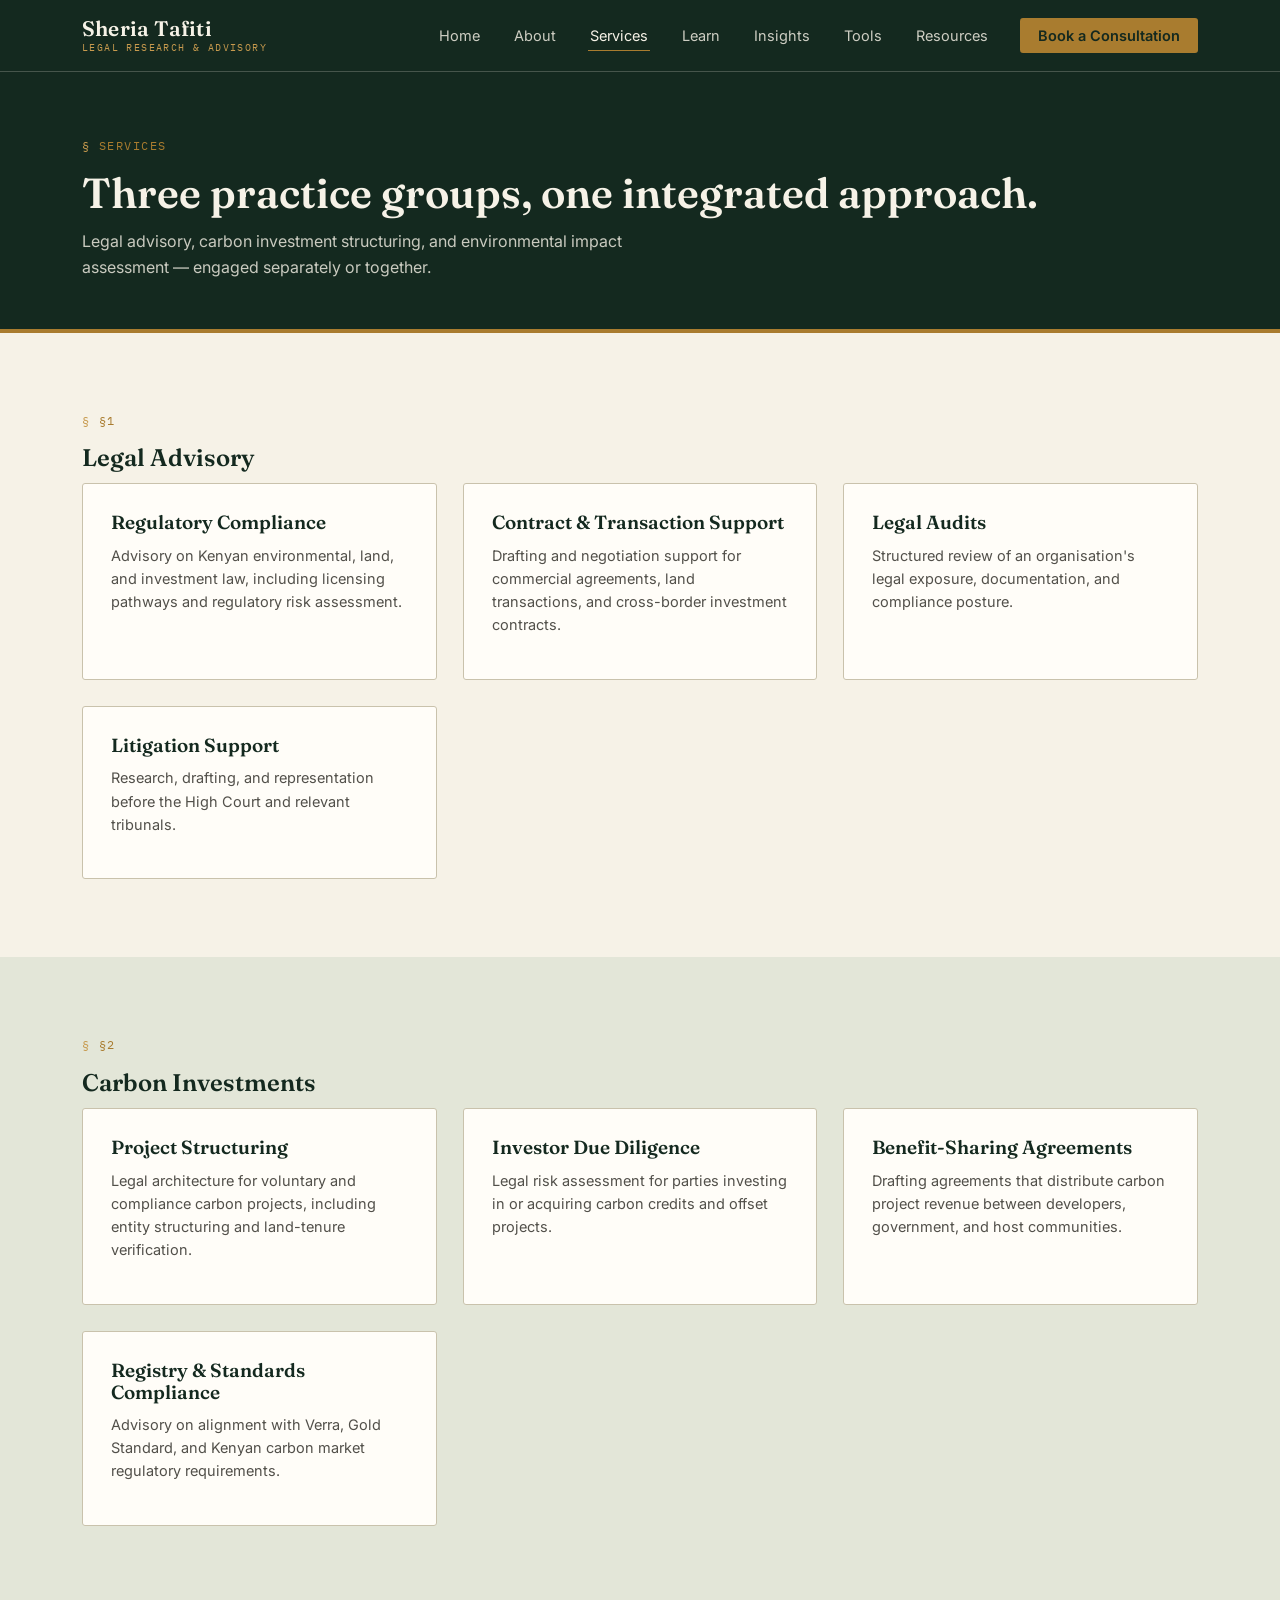
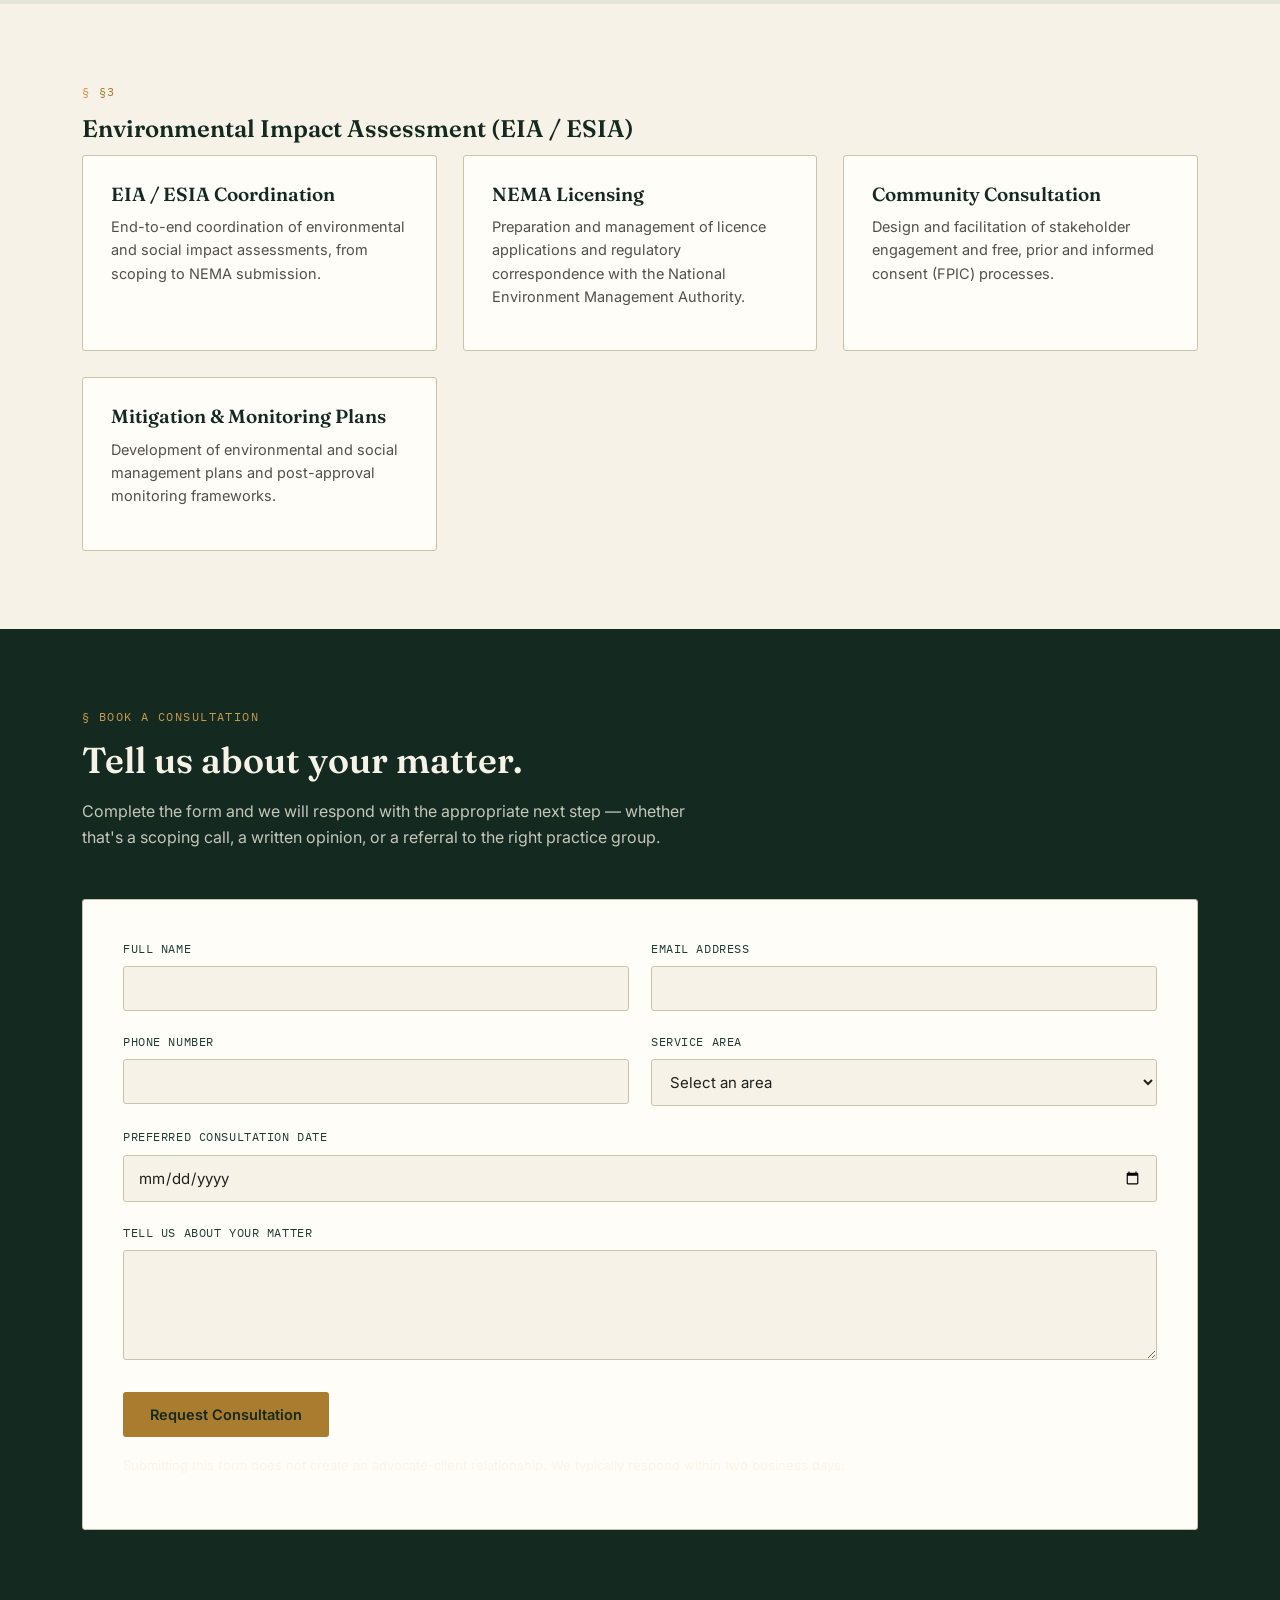
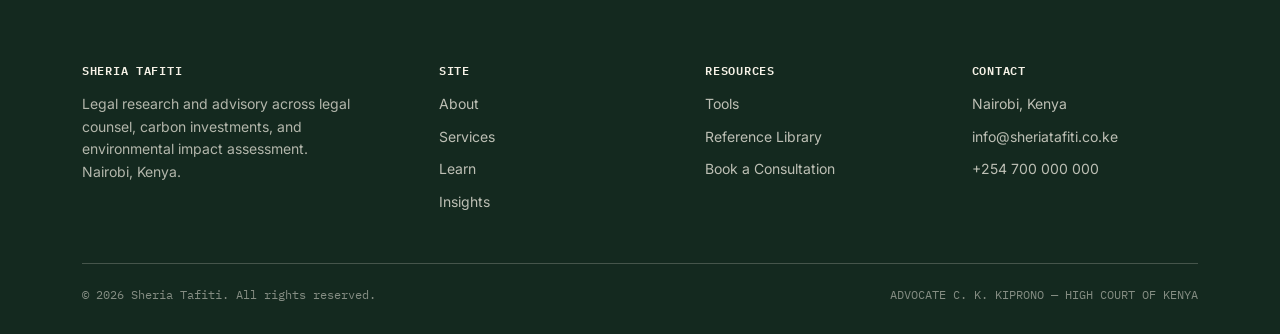
<file: services.html>
<!DOCTYPE html>
<html lang="en">
<head>
<meta charset="UTF-8">
<meta name="viewport" content="width=device-width, initial-scale=1.0">
<title>Services — Sheria Tafiti</title>
<meta name="description" content="Legal advisory, carbon investment, and environmental impact assessment services from Sheria Tafiti. Book a consultation online.">
<link rel="stylesheet" href="css/style.css">
</head>
<body>
<a class="skip-link" href="#main">Skip to content</a>

<header class="site-header">
  <div class="nav-wrap">
    <a class="brand" href="index.html">
      <span class="brand-mark">Sheria Tafiti</span>
      <span class="brand-sub">Legal Research &amp; Advisory</span>
    </a>
    <button class="nav-toggle" aria-expanded="false" aria-controls="primary-nav">Menu</button>
    <ul class="nav-links" id="primary-nav">
      <li><a href="index.html">Home</a></li>
      <li><a href="about.html">About</a></li>
      <li><a href="services.html" aria-current="page">Services</a></li>
      <li><a href="learn.html">Learn</a></li>
      <li><a href="insights.html">Insights</a></li>
      <li><a href="tools.html">Tools</a></li>
      <li><a href="resources.html">Resources</a></li>
      <li><a class="nav-cta" href="#consultation">Book a Consultation</a></li>
    </ul>
  </div>
</header>

<main id="main">

  <div class="page-header">
    <div class="container">
      <span class="eyebrow">Services</span>
      <h1>Three practice groups, one integrated approach.</h1>
      <p>Legal advisory, carbon investment structuring, and environmental impact assessment — engaged separately or together.</p>
    </div>
  </div>

  <section>
    <div class="container">
      <span class="eyebrow">§1</span>
      <h2>Legal Advisory</h2>
      <div class="card-grid">
        <div class="card">
          <h3>Regulatory Compliance</h3>
          <p>Advisory on Kenyan environmental, land, and investment law, including licensing pathways and regulatory risk assessment.</p>
        </div>
        <div class="card">
          <h3>Contract &amp; Transaction Support</h3>
          <p>Drafting and negotiation support for commercial agreements, land transactions, and cross-border investment contracts.</p>
        </div>
        <div class="card">
          <h3>Legal Audits</h3>
          <p>Structured review of an organisation's legal exposure, documentation, and compliance posture.</p>
        </div>
        <div class="card">
          <h3>Litigation Support</h3>
          <p>Research, drafting, and representation before the High Court and relevant tribunals.</p>
        </div>
      </div>
    </div>
  </section>

  <section class="section-sage">
    <div class="container">
      <span class="eyebrow">§2</span>
      <h2>Carbon Investments</h2>
      <div class="card-grid">
        <div class="card">
          <h3>Project Structuring</h3>
          <p>Legal architecture for voluntary and compliance carbon projects, including entity structuring and land-tenure verification.</p>
        </div>
        <div class="card">
          <h3>Investor Due Diligence</h3>
          <p>Legal risk assessment for parties investing in or acquiring carbon credits and offset projects.</p>
        </div>
        <div class="card">
          <h3>Benefit-Sharing Agreements</h3>
          <p>Drafting agreements that distribute carbon project revenue between developers, government, and host communities.</p>
        </div>
        <div class="card">
          <h3>Registry &amp; Standards Compliance</h3>
          <p>Advisory on alignment with Verra, Gold Standard, and Kenyan carbon market regulatory requirements.</p>
        </div>
      </div>
    </div>
  </section>

  <section>
    <div class="container">
      <span class="eyebrow">§3</span>
      <h2>Environmental Impact Assessment (EIA / ESIA)</h2>
      <div class="card-grid">
        <div class="card">
          <h3>EIA / ESIA Coordination</h3>
          <p>End-to-end coordination of environmental and social impact assessments, from scoping to NEMA submission.</p>
        </div>
        <div class="card">
          <h3>NEMA Licensing</h3>
          <p>Preparation and management of licence applications and regulatory correspondence with the National Environment Management Authority.</p>
        </div>
        <div class="card">
          <h3>Community Consultation</h3>
          <p>Design and facilitation of stakeholder engagement and free, prior and informed consent (FPIC) processes.</p>
        </div>
        <div class="card">
          <h3>Mitigation &amp; Monitoring Plans</h3>
          <p>Development of environmental and social management plans and post-approval monitoring frameworks.</p>
        </div>
      </div>
    </div>
  </section>

  <section class="section-forest" id="consultation">
    <div class="container">
      <div class="section-head">
        <span class="eyebrow" style="color:var(--gold-soft);">Book a Consultation</span>
        <h2>Tell us about your matter.</h2>
        <p>Complete the form and we will respond with the appropriate next step — whether that's a scoping call, a written opinion, or a referral to the right practice group.</p>
      </div>

      <div class="form-wrap">
        <form id="consultation-form" novalidate>
          <div class="form-grid">
            <div>
              <label for="full-name">Full name</label>
              <input type="text" id="full-name" name="full-name" required>
            </div>
            <div>
              <label for="email">Email address</label>
              <input type="email" id="email" name="email" required>
            </div>
            <div>
              <label for="phone">Phone number</label>
              <input type="tel" id="phone" name="phone">
            </div>
            <div>
              <label for="service">Service area</label>
              <select id="service" name="service" required>
                <option value="">Select an area</option>
                <option value="legal">Legal Advisory</option>
                <option value="carbon">Carbon Investments</option>
                <option value="eia">EIA / ESIA</option>
                <option value="other">Other / Not sure</option>
              </select>
            </div>
            <div class="full">
              <label for="date">Preferred consultation date</label>
              <input type="date" id="date" name="date">
            </div>
            <div class="full">
              <label for="message">Tell us about your matter</label>
              <textarea id="message" name="message" required></textarea>
            </div>
          </div>
          <button type="submit" class="btn btn-gold" style="margin-top:24px;">Request Consultation</button>
          <p class="form-note">Submitting this form does not create an advocate-client relationship. We typically respond within two business days.</p>
          <div class="form-success" id="form-success" role="status">
            Thank you — your consultation request has been recorded. Advocate Kiprono's office will be in touch by email within two business days.
          </div>
        </form>
      </div>
    </div>
  </section>

</main>

<footer class="site-footer">
  <div class="container">
    <div class="footer-grid">
      <div>
        <h4>Sheria Tafiti</h4>
        <p style="color:rgba(246,242,231,0.7); font-size:14px; max-width:280px;">Legal research and advisory across legal counsel, carbon investments, and environmental impact assessment. Nairobi, Kenya.</p>
      </div>
      <div>
        <h4>Site</h4>
        <ul>
          <li><a href="about.html">About</a></li>
          <li><a href="services.html">Services</a></li>
          <li><a href="learn.html">Learn</a></li>
          <li><a href="insights.html">Insights</a></li>
        </ul>
      </div>
      <div>
        <h4>Resources</h4>
        <ul>
          <li><a href="tools.html">Tools</a></li>
          <li><a href="resources.html">Reference Library</a></li>
          <li><a href="services.html#consultation">Book a Consultation</a></li>
        </ul>
      </div>
      <div>
        <h4>Contact</h4>
        <ul>
          <li>Nairobi, Kenya</li>
          <li>info@sheriatafiti.co.ke</li>
          <li>+254 700 000 000</li>
        </ul>
      </div>
    </div>
    <div class="footer-bottom">
      <span>&copy; 2026 Sheria Tafiti. All rights reserved.</span>
      <span>ADVOCATE C. K. KIPRONO — HIGH COURT OF KENYA</span>
    </div>
  </div>
</footer>

<script src="js/main.js"></script>
</body>
</html>
</file>
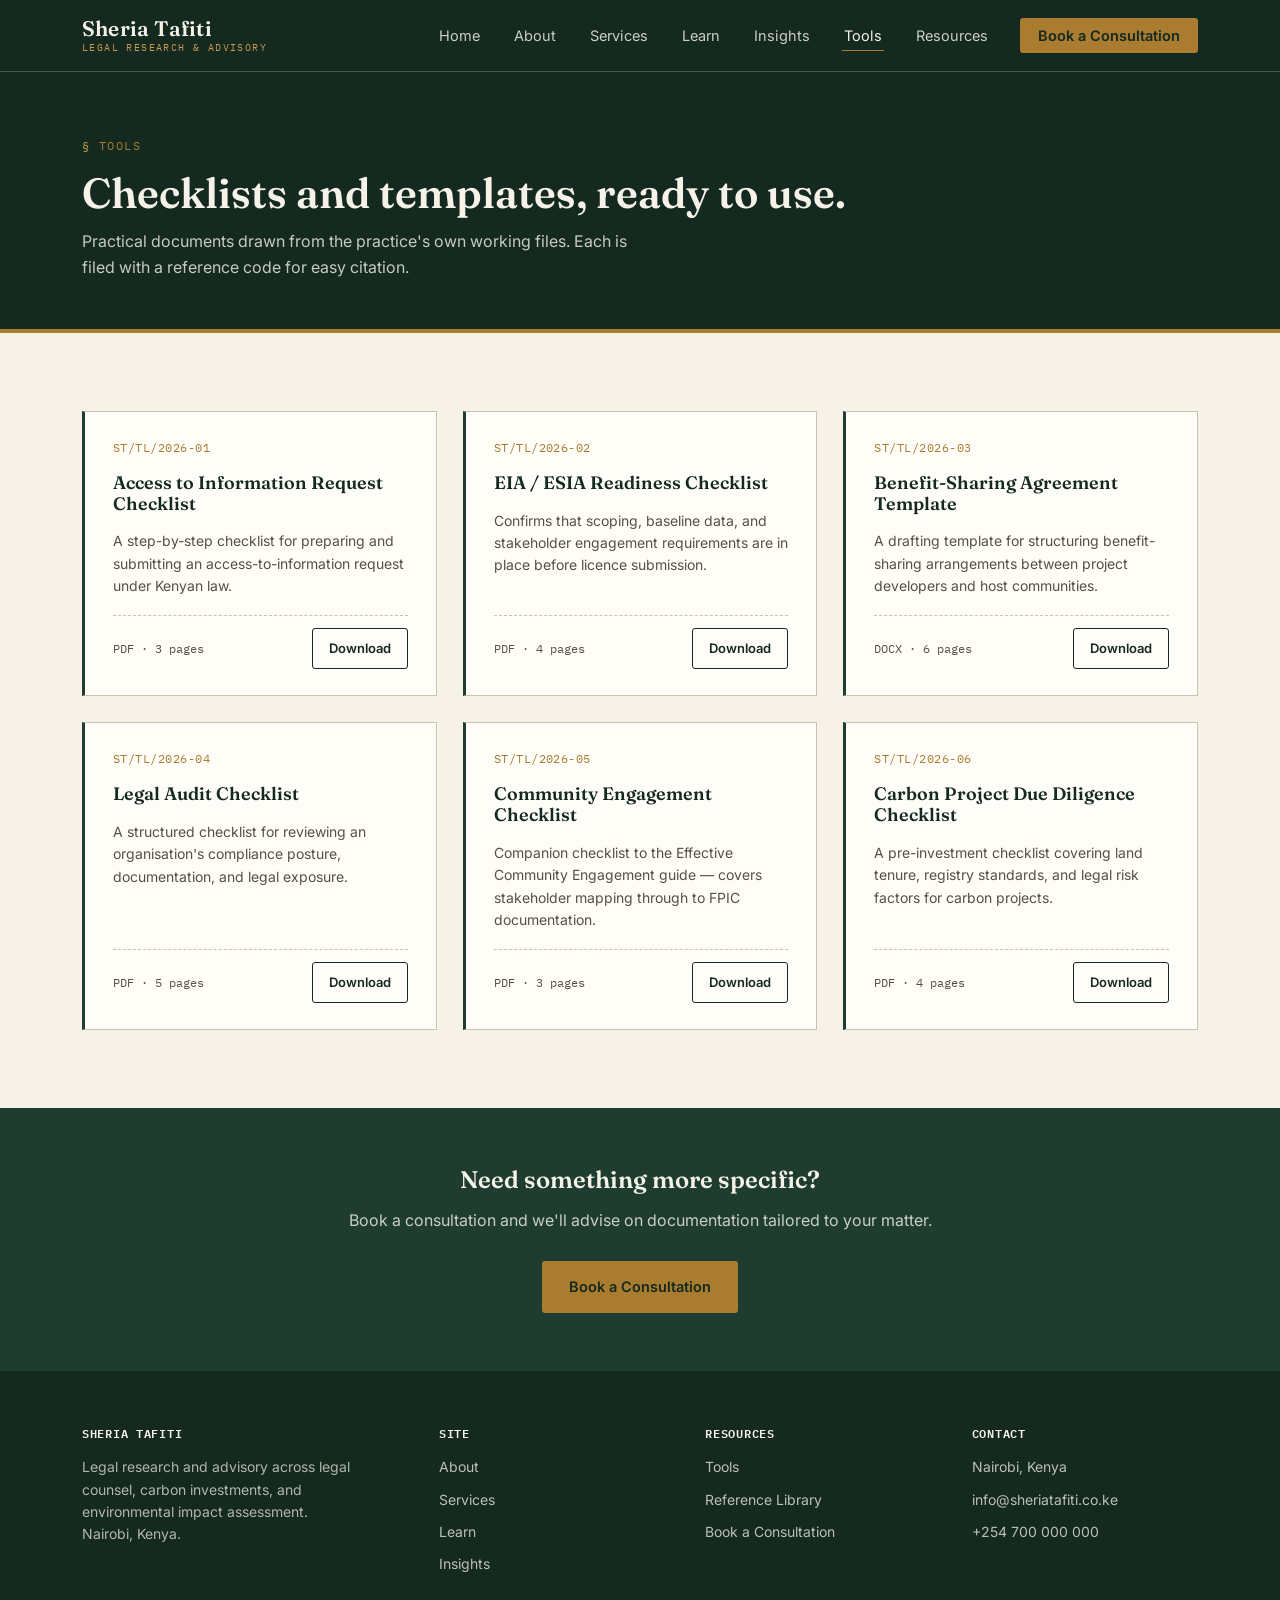
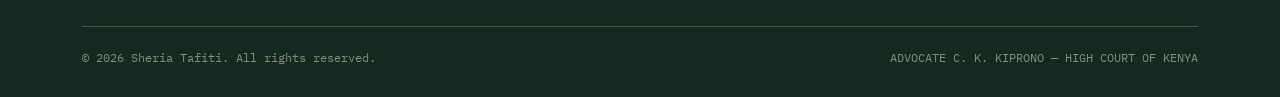
<file: tools.html>
<!DOCTYPE html>
<html lang="en">
<head>
<meta charset="UTF-8">
<meta name="viewport" content="width=device-width, initial-scale=1.0">
<title>Tools — Sheria Tafiti</title>
<meta name="description" content="Free downloadable checklists and templates from Sheria Tafiti covering legal, environmental, and community engagement practice.">
<link rel="stylesheet" href="css/style.css">
</head>
<body>
<a class="skip-link" href="#main">Skip to content</a>

<header class="site-header">
  <div class="nav-wrap">
    <a class="brand" href="index.html">
      <span class="brand-mark">Sheria Tafiti</span>
      <span class="brand-sub">Legal Research &amp; Advisory</span>
    </a>
    <button class="nav-toggle" aria-expanded="false" aria-controls="primary-nav">Menu</button>
    <ul class="nav-links" id="primary-nav">
      <li><a href="index.html">Home</a></li>
      <li><a href="about.html">About</a></li>
      <li><a href="services.html">Services</a></li>
      <li><a href="learn.html">Learn</a></li>
      <li><a href="insights.html">Insights</a></li>
      <li><a href="tools.html" aria-current="page">Tools</a></li>
      <li><a href="resources.html">Resources</a></li>
      <li><a class="nav-cta" href="services.html#consultation">Book a Consultation</a></li>
    </ul>
  </div>
</header>

<main id="main">

  <div class="page-header">
    <div class="container">
      <span class="eyebrow">Tools</span>
      <h1>Checklists and templates, ready to use.</h1>
      <p>Practical documents drawn from the practice's own working files. Each is filed with a reference code for easy citation.</p>
    </div>
  </div>

  <section>
    <div class="container">
      <div class="card-grid">

        <div class="tool-card">
          <div class="file-ref">ST/TL/2026-01</div>
          <h3>Access to Information Request Checklist</h3>
          <p>A step-by-step checklist for preparing and submitting an access-to-information request under Kenyan law.</p>
          <div class="tool-meta">
            <span>PDF · 3 pages</span>
            <a class="btn btn-outline btn-sm" href="#" download>Download</a>
          </div>
        </div>

        <div class="tool-card">
          <div class="file-ref">ST/TL/2026-02</div>
          <h3>EIA / ESIA Readiness Checklist</h3>
          <p>Confirms that scoping, baseline data, and stakeholder engagement requirements are in place before licence submission.</p>
          <div class="tool-meta">
            <span>PDF · 4 pages</span>
            <a class="btn btn-outline btn-sm" href="#" download>Download</a>
          </div>
        </div>

        <div class="tool-card">
          <div class="file-ref">ST/TL/2026-03</div>
          <h3>Benefit-Sharing Agreement Template</h3>
          <p>A drafting template for structuring benefit-sharing arrangements between project developers and host communities.</p>
          <div class="tool-meta">
            <span>DOCX · 6 pages</span>
            <a class="btn btn-outline btn-sm" href="#" download>Download</a>
          </div>
        </div>

        <div class="tool-card">
          <div class="file-ref">ST/TL/2026-04</div>
          <h3>Legal Audit Checklist</h3>
          <p>A structured checklist for reviewing an organisation's compliance posture, documentation, and legal exposure.</p>
          <div class="tool-meta">
            <span>PDF · 5 pages</span>
            <a class="btn btn-outline btn-sm" href="#" download>Download</a>
          </div>
        </div>

        <div class="tool-card">
          <div class="file-ref">ST/TL/2026-05</div>
          <h3>Community Engagement Checklist</h3>
          <p>Companion checklist to the Effective Community Engagement guide — covers stakeholder mapping through to FPIC documentation.</p>
          <div class="tool-meta">
            <span>PDF · 3 pages</span>
            <a class="btn btn-outline btn-sm" href="#" download>Download</a>
          </div>
        </div>

        <div class="tool-card">
          <div class="file-ref">ST/TL/2026-06</div>
          <h3>Carbon Project Due Diligence Checklist</h3>
          <p>A pre-investment checklist covering land tenure, registry standards, and legal risk factors for carbon projects.</p>
          <div class="tool-meta">
            <span>PDF · 4 pages</span>
            <a class="btn btn-outline btn-sm" href="#" download>Download</a>
          </div>
        </div>

      </div>
    </div>
  </section>

  <section class="cta-band">
    <div class="container">
      <h2>Need something more specific?</h2>
      <p>Book a consultation and we'll advise on documentation tailored to your matter.</p>
      <div class="btn-row">
        <a class="btn btn-gold" href="services.html#consultation">Book a Consultation</a>
      </div>
    </div>
  </section>

</main>

<footer class="site-footer">
  <div class="container">
    <div class="footer-grid">
      <div>
        <h4>Sheria Tafiti</h4>
        <p style="color:rgba(246,242,231,0.7); font-size:14px; max-width:280px;">Legal research and advisory across legal counsel, carbon investments, and environmental impact assessment. Nairobi, Kenya.</p>
      </div>
      <div>
        <h4>Site</h4>
        <ul>
          <li><a href="about.html">About</a></li>
          <li><a href="services.html">Services</a></li>
          <li><a href="learn.html">Learn</a></li>
          <li><a href="insights.html">Insights</a></li>
        </ul>
      </div>
      <div>
        <h4>Resources</h4>
        <ul>
          <li><a href="tools.html">Tools</a></li>
          <li><a href="resources.html">Reference Library</a></li>
          <li><a href="services.html#consultation">Book a Consultation</a></li>
        </ul>
      </div>
      <div>
        <h4>Contact</h4>
        <ul>
          <li>Nairobi, Kenya</li>
          <li>info@sheriatafiti.co.ke</li>
          <li>+254 700 000 000</li>
        </ul>
      </div>
    </div>
    <div class="footer-bottom">
      <span>&copy; 2026 Sheria Tafiti. All rights reserved.</span>
      <span>ADVOCATE C. K. KIPRONO — HIGH COURT OF KENYA</span>
    </div>
  </div>
</footer>

<script src="js/main.js"></script>
</body>
</html>
</file>
<file: css/style.css>
/* ============================================================
   SHERIA TAFITI — Legal Research & Advisory
   Design tokens: forest / parchment / gazette-gold
   ============================================================ */

@import url('https://fonts.googleapis.com/css2?family=Fraunces:ital,opsz,wght@0,9..144,400;0,9..144,500;0,9..144,600;0,9..144,700;1,9..144,500&family=Inter:wght@400;500;600;700&family=IBM+Plex+Mono:wght@400;500&display=swap');

:root{
  --ink: #21201B;
  --ink-soft: #52504A;
  --paper: #F6F2E7;
  --paper-raised: #FFFDF8;
  --sage: #E3E6D8;
  --forest: #1E3D30;
  --forest-deep: #14291F;
  --forest-tint: #2A5142;
  --gold: #A97C2F;
  --gold-soft: #C79A4E;
  --rule: #C9C2AC;
  --rule-dark: rgba(246,242,231,0.22);

  --font-display: 'Fraunces', Georgia, serif;
  --font-body: 'Inter', -apple-system, sans-serif;
  --font-mono: 'IBM Plex Mono', 'Courier New', monospace;

  --max: 1180px;
  --radius: 3px;
}

*{ box-sizing: border-box; }
html{ scroll-behavior: smooth; }

body{
  margin: 0;
  background: var(--paper);
  color: var(--ink);
  font-family: var(--font-body);
  font-size: 16px;
  line-height: 1.6;
  -webkit-font-smoothing: antialiased;
}

img{ max-width: 100%; display: block; }
a{ color: inherit; }

h1, h2, h3, h4{
  font-family: var(--font-display);
  font-weight: 600;
  line-height: 1.15;
  margin: 0 0 0.5em;
  color: var(--forest-deep);
}

p{ margin: 0 0 1em; color: var(--ink-soft); }

.container{
  max-width: var(--max);
  margin: 0 auto;
  padding: 0 32px;
}

.eyebrow{
  font-family: var(--font-mono);
  font-size: 12px;
  letter-spacing: 0.12em;
  text-transform: uppercase;
  color: var(--gold);
  display: block;
  margin-bottom: 14px;
}

.eyebrow::before{ content: "§ "; color: var(--gold-soft); }

/* ---------- Skip link / focus ---------- */
.skip-link{
  position: absolute;
  left: -999px;
  top: 0;
  background: var(--forest-deep);
  color: var(--paper);
  padding: 10px 18px;
  z-index: 200;
}
.skip-link:focus{ left: 12px; top: 12px; }

:focus-visible{
  outline: 2px solid var(--gold);
  outline-offset: 3px;
}

/* ---------- Header / Nav ---------- */
.site-header{
  background: var(--forest-deep);
  color: var(--paper);
  position: sticky;
  top: 0;
  z-index: 100;
  border-bottom: 1px solid var(--rule-dark);
}

.nav-wrap{
  display: flex;
  align-items: center;
  justify-content: space-between;
  padding: 18px 32px;
  max-width: var(--max);
  margin: 0 auto;
}

.brand{
  display: flex;
  flex-direction: column;
  line-height: 1;
  text-decoration: none;
  color: var(--paper);
}

.brand-mark{
  font-family: var(--font-display);
  font-size: 21px;
  font-weight: 600;
  letter-spacing: 0.01em;
}

.brand-sub{
  font-family: var(--font-mono);
  font-size: 10px;
  letter-spacing: 0.14em;
  text-transform: uppercase;
  color: var(--gold-soft);
  margin-top: 4px;
}

.nav-links{
  display: flex;
  gap: 30px;
  list-style: none;
  margin: 0;
  padding: 0;
  font-size: 14.5px;
}

.nav-links a{
  text-decoration: none;
  color: rgba(246,242,231,0.82);
  padding: 6px 2px;
  border-bottom: 1px solid transparent;
  transition: color .15s ease, border-color .15s ease;
}

.nav-links a:hover,
.nav-links a[aria-current="page"]{
  color: var(--paper);
  border-bottom-color: var(--gold);
}

.nav-cta{
  background: var(--gold);
  color: var(--forest-deep) !important;
  padding: 9px 18px !important;
  border-radius: var(--radius);
  font-weight: 600;
  border-bottom: none !important;
}
.nav-cta:hover{ background: var(--gold-soft); }

.nav-toggle{
  display: none;
  background: none;
  border: 1px solid var(--rule-dark);
  color: var(--paper);
  padding: 8px 12px;
  font-family: var(--font-mono);
  font-size: 12px;
  cursor: pointer;
  border-radius: var(--radius);
}

@media (max-width: 860px){
  .nav-toggle{ display: block; }
  .nav-links{
    position: absolute;
    top: 100%;
    left: 0;
    right: 0;
    flex-direction: column;
    background: var(--forest-deep);
    padding: 8px 32px 22px;
    gap: 14px;
    display: none;
    border-bottom: 1px solid var(--rule-dark);
  }
  .nav-links.is-open{ display: flex; }
  .nav-cta{ display: inline-block; width: fit-content; }
}

/* ---------- Hero ---------- */
.hero{
  background:
    radial-gradient(ellipse 900px 500px at 85% -10%, rgba(169,124,47,0.16), transparent 60%),
    var(--forest);
  color: var(--paper);
  padding: 96px 0 84px;
  position: relative;
  overflow: hidden;
  border-bottom: 4px solid var(--gold);
}

.hero::after{
  content: "";
  position: absolute;
  inset: 0;
  background-image:
    repeating-linear-gradient(0deg, rgba(246,242,231,0.035) 0px, rgba(246,242,231,0.035) 1px, transparent 1px, transparent 84px),
    repeating-linear-gradient(90deg, rgba(246,242,231,0.035) 0px, rgba(246,242,231,0.035) 1px, transparent 1px, transparent 84px);
  pointer-events: none;
}

.hero-inner{ max-width: 760px; position: relative; }

.hero h1{
  color: var(--paper);
  font-size: clamp(34px, 5vw, 54px);
  margin-bottom: 22px;
}

.hero .lede{
  font-size: 18px;
  color: rgba(246,242,231,0.86);
  max-width: 600px;
  margin-bottom: 34px;
}

.hero-actions{ display: flex; gap: 16px; flex-wrap: wrap; }

/* ---------- Buttons ---------- */
.btn{
  display: inline-flex;
  align-items: center;
  gap: 8px;
  font-family: var(--font-body);
  font-weight: 600;
  font-size: 14.5px;
  padding: 13px 26px;
  border-radius: var(--radius);
  text-decoration: none;
  cursor: pointer;
  border: 1px solid transparent;
  transition: transform .12s ease, background .15s ease, border-color .15s ease;
}
.btn:hover{ transform: translateY(-1px); }

.btn-gold{ background: var(--gold); color: var(--forest-deep); }
.btn-gold:hover{ background: var(--gold-soft); }

.btn-ghost{
  background: transparent;
  color: var(--paper);
  border-color: rgba(246,242,231,0.4);
}
.btn-ghost:hover{ border-color: var(--paper); }

.btn-outline{
  background: transparent;
  color: var(--forest-deep);
  border-color: var(--forest-deep);
}
.btn-outline:hover{ background: var(--forest-deep); color: var(--paper); }

.btn-sm{ padding: 9px 16px; font-size: 13px; }
.btn-block{ width: 100%; justify-content: center; }

/* ---------- Section scaffolding ---------- */
section{ padding: 78px 0; }
.section-sage{ background: var(--sage); }
.section-forest{ background: var(--forest-deep); color: var(--paper); }
.section-forest h2, .section-forest h3{ color: var(--paper); }
.section-forest p{ color: rgba(246,242,231,0.78); }

.section-head{
  max-width: 640px;
  margin-bottom: 48px;
}
.section-head h2{ font-size: clamp(26px, 3.4vw, 36px); }
.section-head.center{ margin-left: auto; margin-right: auto; text-align: center; }

hr.rule{
  border: none;
  border-top: 1px solid var(--rule);
  margin: 0;
}

/* ---------- Clause / pillar grid ---------- */
.clause-grid{
  display: grid;
  grid-template-columns: repeat(auto-fit, minmax(240px, 1fr));
  gap: 1px;
  background: var(--rule);
  border: 1px solid var(--rule);
}

.clause{
  background: var(--paper-raised);
  padding: 34px 30px;
}

.clause-num{
  font-family: var(--font-mono);
  color: var(--gold);
  font-size: 13px;
  letter-spacing: 0.06em;
  display: block;
  margin-bottom: 16px;
}

.clause h3{ font-size: 19px; margin-bottom: 10px; }
.clause p{ font-size: 14.5px; margin-bottom: 0; }

/* ---------- Cards ---------- */
.card-grid{
  display: grid;
  grid-template-columns: repeat(auto-fit, minmax(280px, 1fr));
  gap: 26px;
}

.card{
  background: var(--paper-raised);
  border: 1px solid var(--rule);
  border-radius: var(--radius);
  padding: 28px;
  display: flex;
  flex-direction: column;
}

.card h3{ font-size: 19px; }
.card p{ font-size: 14.5px; flex-grow: 1; }

.tag{
  display: inline-block;
  font-family: var(--font-mono);
  font-size: 11px;
  letter-spacing: 0.06em;
  text-transform: uppercase;
  color: var(--forest);
  background: var(--sage);
  padding: 4px 10px;
  border-radius: 2px;
  margin-bottom: 14px;
  width: fit-content;
}

/* ---------- Seal / citation device (signature element) ---------- */
.seal{
  width: 92px;
  height: 92px;
  border-radius: 50%;
  border: 1.5px solid var(--gold);
  display: flex;
  align-items: center;
  justify-content: center;
  flex-shrink: 0;
  position: relative;
}
.seal::before{
  content: "";
  position: absolute;
  inset: 6px;
  border: 1px solid var(--gold-soft);
  border-radius: 50%;
}
.seal-text{
  font-family: var(--font-mono);
  font-size: 9.5px;
  letter-spacing: 0.05em;
  text-align: center;
  color: var(--gold);
  line-height: 1.4;
}

.file-ref{
  font-family: var(--font-mono);
  font-size: 12px;
  color: var(--gold);
  letter-spacing: 0.04em;
}

/* ---------- Tools cards ---------- */
.tool-card{
  background: var(--paper-raised);
  border: 1px solid var(--rule);
  border-left: 3px solid var(--forest);
  padding: 26px 28px;
  display: flex;
  flex-direction: column;
  gap: 12px;
}
.tool-card .file-ref{ margin-bottom: 4px; }
.tool-card h3{ font-size: 18px; margin-bottom: 4px; }
.tool-card p{ font-size: 14px; margin-bottom: 6px; }
.tool-meta{
  display: flex;
  justify-content: space-between;
  align-items: center;
  font-family: var(--font-mono);
  font-size: 11.5px;
  color: var(--ink-soft);
  border-top: 1px dashed var(--rule);
  padding-top: 12px;
  margin-top: auto;
}

/* ---------- Tabs (Insights) ---------- */
.tabs{
  display: flex;
  gap: 6px;
  border-bottom: 1px solid var(--rule);
  margin-bottom: 40px;
  flex-wrap: wrap;
}
.tab-btn{
  font-family: var(--font-mono);
  font-size: 13px;
  letter-spacing: 0.04em;
  text-transform: uppercase;
  background: none;
  border: none;
  padding: 12px 6px;
  margin-right: 26px;
  color: var(--ink-soft);
  cursor: pointer;
  border-bottom: 2px solid transparent;
  position: relative;
  top: 1px;
}
.tab-btn:hover{ color: var(--forest); }
.tab-btn[aria-selected="true"]{
  color: var(--forest-deep);
  border-bottom-color: var(--gold);
  font-weight: 600;
}
.tab-panel{ display: none; }
.tab-panel.is-active{ display: block; }

/* ---------- Article / marginal citation ---------- */
.article-row{
  display: grid;
  grid-template-columns: 120px 1fr;
  gap: 24px;
  padding: 26px 0;
  border-bottom: 1px solid var(--rule);
}
.article-row:first-child{ padding-top: 0; }
.article-cite{
  font-family: var(--font-mono);
  font-size: 12px;
  color: var(--gold);
  padding-top: 4px;
}
.article-row h3{ font-size: 19px; margin-bottom: 8px; }
.article-row p{ font-size: 14.5px; margin-bottom: 10px; }
.article-row .meta{
  font-family: var(--font-mono);
  font-size: 11.5px;
  color: var(--ink-soft);
}

@media (max-width: 640px){
  .article-row{ grid-template-columns: 1fr; gap: 6px; }
}

/* ---------- Forms ---------- */
.form-wrap{
  background: var(--paper-raised);
  border: 1px solid var(--rule);
  padding: 40px;
  border-radius: var(--radius);
}

.form-grid{
  display: grid;
  grid-template-columns: 1fr 1fr;
  gap: 22px;
}
.form-grid .full{ grid-column: 1 / -1; }

@media (max-width: 640px){
  .form-grid{ grid-template-columns: 1fr; }
}

label{
  display: block;
  font-family: var(--font-mono);
  font-size: 11.5px;
  letter-spacing: 0.05em;
  text-transform: uppercase;
  color: var(--forest);
  margin-bottom: 8px;
}

input, select, textarea{
  width: 100%;
  font-family: var(--font-body);
  font-size: 15px;
  padding: 12px 14px;
  border: 1px solid var(--rule);
  border-radius: var(--radius);
  background: var(--paper);
  color: var(--ink);
}
input:focus, select:focus, textarea:focus{
  border-color: var(--forest);
}
textarea{ resize: vertical; min-height: 110px; }

.form-note{
  font-size: 13px;
  color: var(--ink-soft);
  margin-top: 18px;
}

.form-success{
  display: none;
  background: var(--sage);
  border: 1px solid var(--forest);
  color: var(--forest-deep);
  padding: 18px 22px;
  border-radius: var(--radius);
  margin-top: 20px;
  font-size: 14.5px;
}
.form-success.is-visible{ display: block; }

/* ---------- CTA band ---------- */
.cta-band{
  background: var(--forest);
  color: var(--paper);
  padding: 58px 0;
  text-align: center;
}
.cta-band h2{ color: var(--paper); margin-bottom: 14px; }
.cta-band p{ color: rgba(246,242,231,0.8); margin-bottom: 28px; }
.cta-band .btn-row{ display: flex; justify-content: center; gap: 16px; flex-wrap: wrap; }

/* ---------- Credentials list (About) ---------- */
.cred-list{ list-style: none; margin: 0; padding: 0; }
.cred-list li{
  display: flex;
  gap: 18px;
  padding: 16px 0;
  border-bottom: 1px solid var(--rule);
  font-size: 15px;
}
.cred-list li:first-child{ padding-top: 0; }
.cred-year{
  font-family: var(--font-mono);
  color: var(--gold);
  font-size: 13px;
  flex-shrink: 0;
  width: 60px;
}

/* ---------- Resources list ---------- */
.resource-group{ margin-bottom: 44px; }
.resource-group h3{
  font-size: 15px;
  font-family: var(--font-mono);
  text-transform: uppercase;
  letter-spacing: 0.06em;
  color: var(--gold);
  border-bottom: 1px solid var(--rule);
  padding-bottom: 12px;
  margin-bottom: 4px;
}
.resource-item{
  display: flex;
  justify-content: space-between;
  align-items: baseline;
  padding: 14px 0;
  border-bottom: 1px dashed var(--rule);
  gap: 20px;
  text-decoration: none;
  color: var(--ink);
}
.resource-item:hover .resource-title{ color: var(--forest); }
.resource-title{ font-weight: 600; }
.resource-type{
  font-family: var(--font-mono);
  font-size: 11.5px;
  color: var(--ink-soft);
  white-space: nowrap;
}

/* ---------- Footer ---------- */
.site-footer{
  background: var(--forest-deep);
  color: rgba(246,242,231,0.75);
  padding: 56px 0 30px;
  font-size: 14px;
}
.footer-grid{
  display: grid;
  grid-template-columns: 1.4fr 1fr 1fr 1fr;
  gap: 40px;
  margin-bottom: 40px;
}
@media (max-width: 760px){
  .footer-grid{ grid-template-columns: 1fr 1fr; }
}
.footer-grid h4{
  color: var(--paper);
  font-family: var(--font-mono);
  font-size: 12px;
  text-transform: uppercase;
  letter-spacing: 0.06em;
  margin-bottom: 16px;
}
.footer-grid ul{ list-style: none; margin: 0; padding: 0; }
.footer-grid li{ margin-bottom: 10px; }
.footer-grid a{ text-decoration: none; color: inherit; }
.footer-grid a:hover{ color: var(--gold-soft); }
.footer-bottom{
  border-top: 1px solid var(--rule-dark);
  padding-top: 22px;
  display: flex;
  justify-content: space-between;
  flex-wrap: wrap;
  gap: 10px;
  font-family: var(--font-mono);
  font-size: 11.5px;
  color: rgba(246,242,231,0.5);
}

/* ---------- Page header (interior pages) ---------- */
.page-header{
  background: var(--forest-deep);
  color: var(--paper);
  padding: 64px 0 48px;
  border-bottom: 4px solid var(--gold);
}
.page-header h1{ color: var(--paper); font-size: clamp(30px, 4vw, 42px); margin-bottom: 12px; }
.page-header p{ color: rgba(246,242,231,0.8); max-width: 560px; margin-bottom: 0; }

/* ---------- Utility ---------- */
.mt-0{ margin-top: 0; }
.center{ text-align: center; }
.two-col{
  display: grid;
  grid-template-columns: 1fr 1fr;
  gap: 56px;
  align-items: start;
}
@media (max-width: 800px){
  .two-col{ grid-template-columns: 1fr; }
}

@media (prefers-reduced-motion: reduce){
  html{ scroll-behavior: auto; }
  .btn:hover{ transform: none; }
}
</file>
